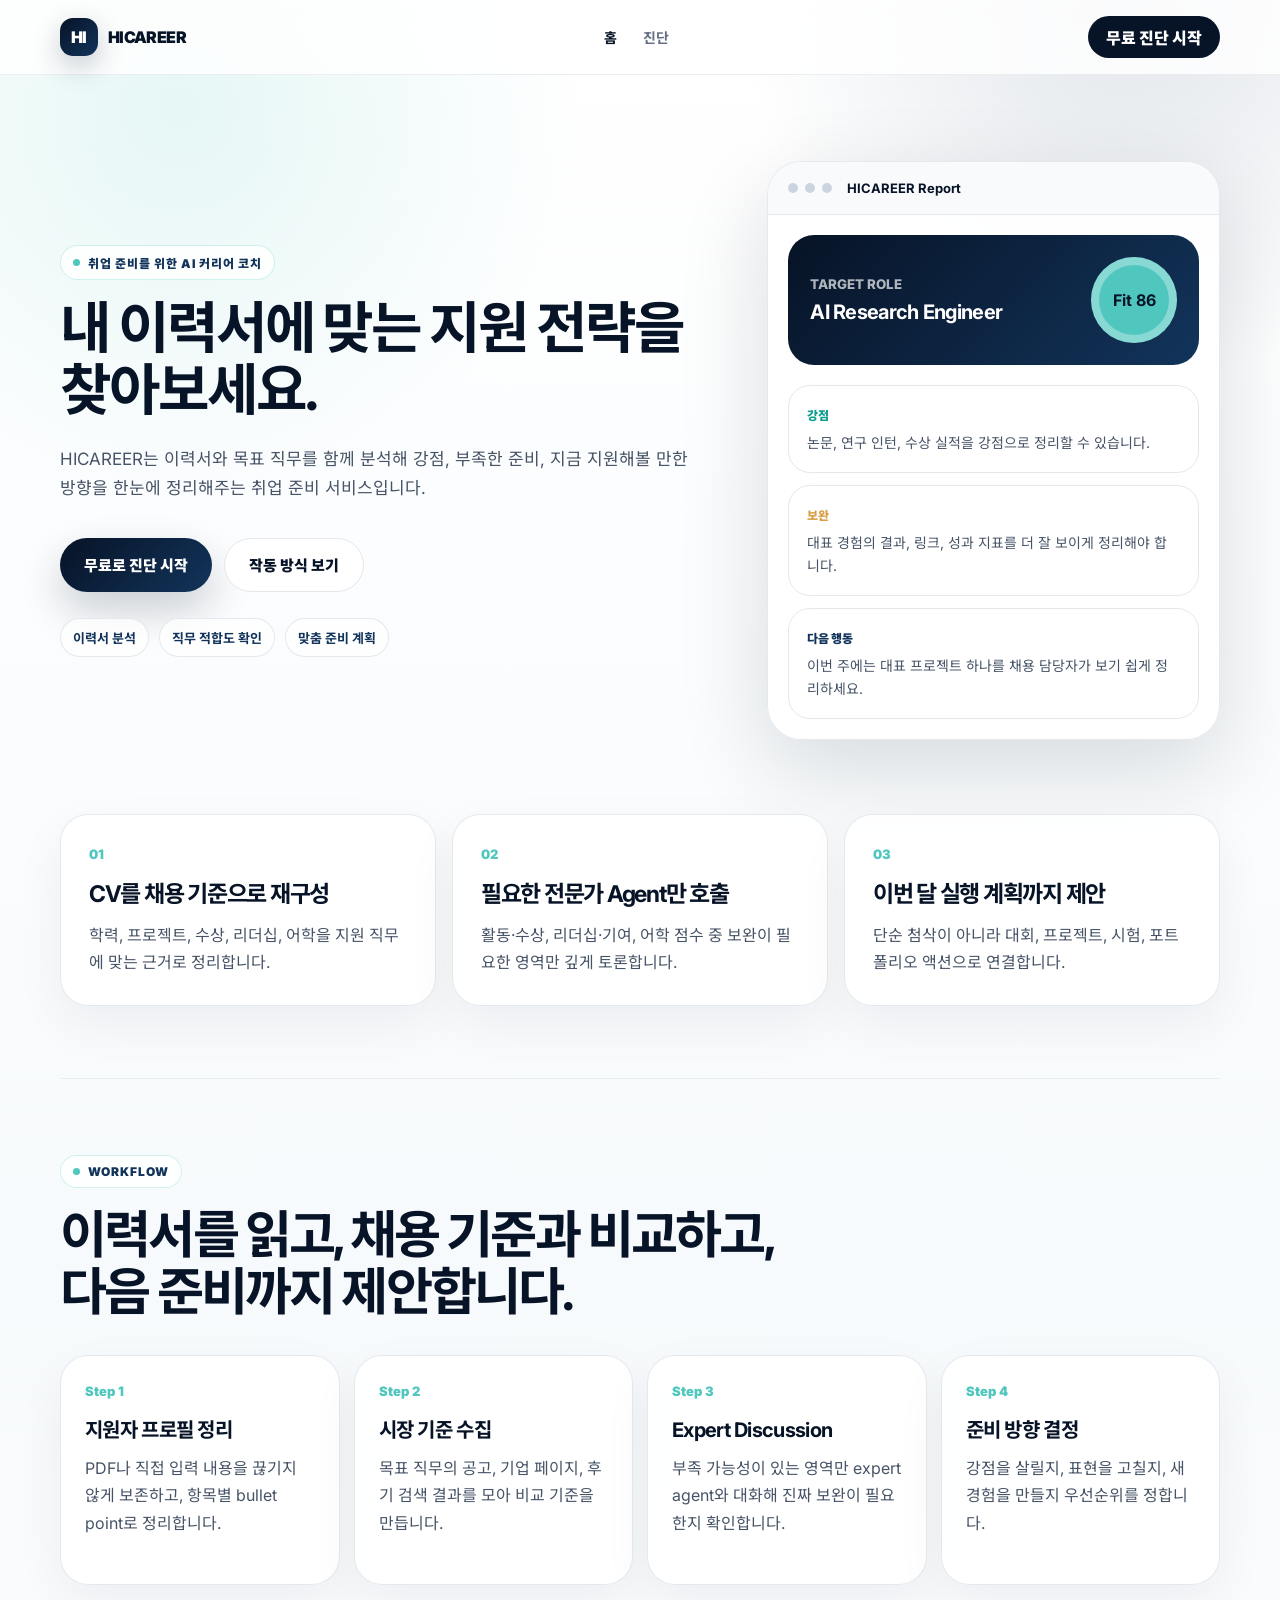
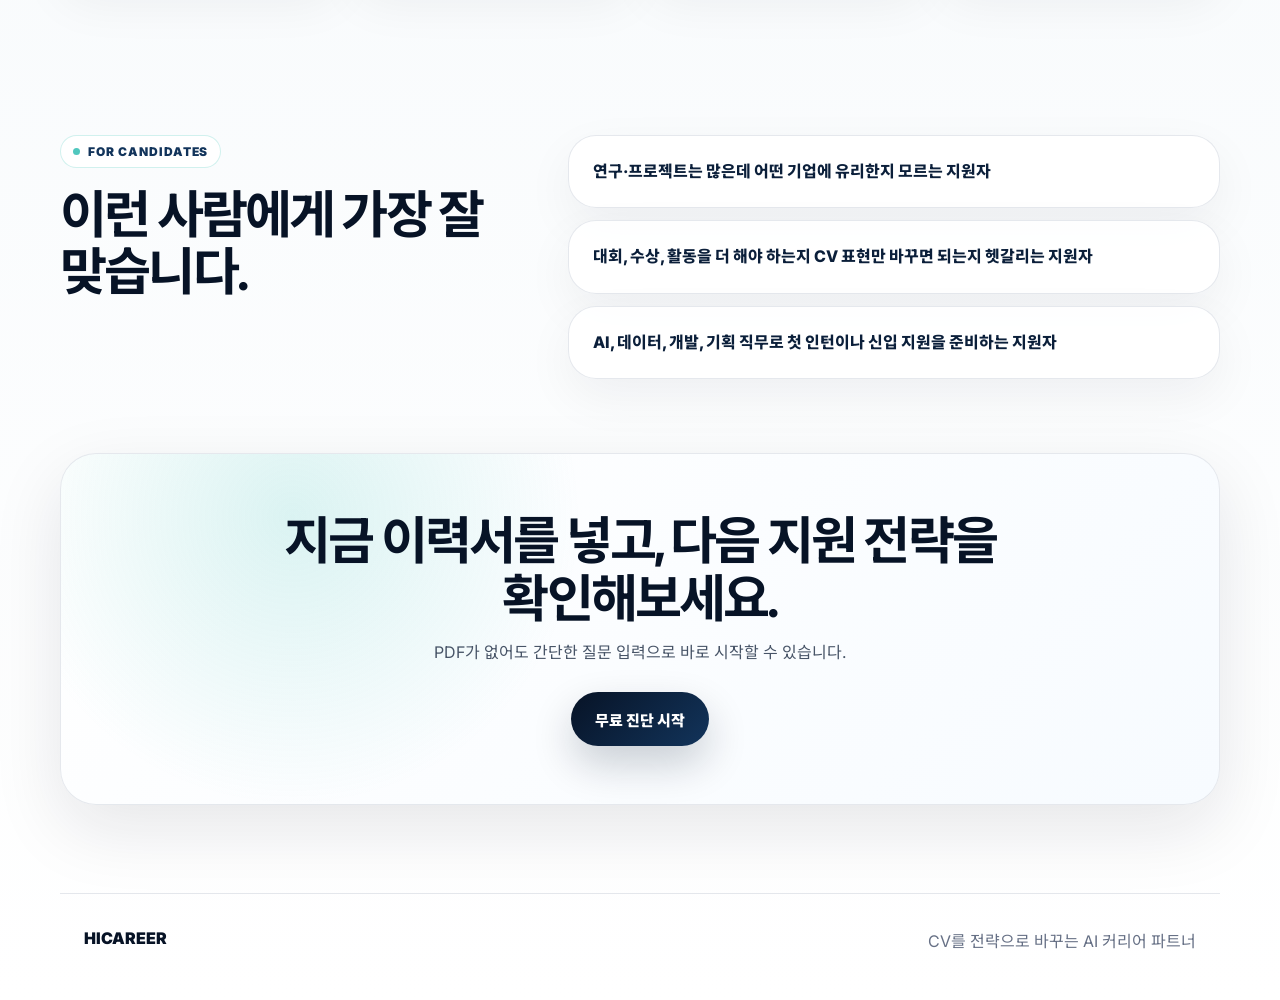
<file: index.html>
<!doctype html>
<html lang="ko">
  <head>
    <meta charset="UTF-8" />
    <meta name="viewport" content="width=device-width, initial-scale=1.0" />
    <meta name="description" content="HICAREER는 CV와 목표 직무를 분석해 합격 가능성을 높이는 다음 행동을 제안하는 AI 커리어 에이전트입니다." />
    <title>HICAREER | AI 커리어 에이전트</title>
    <link rel="preconnect" href="https://fonts.googleapis.com" />
    <link rel="preconnect" href="https://fonts.gstatic.com" crossorigin />
    <link href="https://fonts.googleapis.com/css2?family=Inter:wght@400;500;600;700;800&family=Noto+Sans+KR:wght@400;500;700;800&display=swap" rel="stylesheet" />
    <link rel="stylesheet" href="styles.css" />
  </head>
  <body class="home-page">
    <header class="site-header">
      <nav class="nav">
        <a class="brand" href="index.html"><span class="brand-mark">HI</span><span>HICAREER</span></a>
        <div class="nav-links">
          <a class="active" href="index.html">홈</a>
          <a href="diagnosis.html">진단</a>
        </div>
        <a class="nav-cta" href="diagnosis.html">무료 진단 시작</a>
      </nav>
    </header>

    <main>
      <section class="home-hero">
        <div class="home-hero-copy">
          <span class="home-kicker">취업 준비를 위한 AI 커리어 코치</span>
          <h1>내 이력서에 맞는 지원 전략을 찾아보세요.</h1>
          <p>
            HICAREER는 이력서와 목표 직무를 함께 분석해 강점, 부족한 준비, 지금 지원해볼 만한 방향을
            한눈에 정리해주는 취업 준비 서비스입니다.
          </p>
          <div class="home-actions">
            <a class="button primary" href="diagnosis.html">무료로 진단 시작</a>
            <a class="button secondary" href="#workflow">작동 방식 보기</a>
          </div>
          <div class="home-proof">
            <span>이력서 분석</span>
            <span>직무 적합도 확인</span>
            <span>맞춤 준비 계획</span>
          </div>
        </div>

        <div class="home-console" aria-label="HICAREER 분석 예시">
          <div class="console-header">
            <span></span><span></span><span></span>
            <strong>HICAREER Report</strong>
          </div>
          <div class="console-score">
            <div>
              <small>Target Role</small>
              <strong>AI Research Engineer</strong>
            </div>
            <b>Fit 86</b>
          </div>
          <div class="console-list">
            <article>
              <span class="ok">강점</span>
              <p>논문, 연구 인턴, 수상 실적을 강점으로 정리할 수 있습니다.</p>
            </article>
            <article>
              <span class="warn">보완</span>
              <p>대표 경험의 결과, 링크, 성과 지표를 더 잘 보이게 정리해야 합니다.</p>
            </article>
            <article>
              <span class="next">다음 행동</span>
              <p>이번 주에는 대표 프로젝트 하나를 채용 담당자가 보기 쉽게 정리하세요.</p>
            </article>
          </div>
        </div>
      </section>

      <section class="home-strip" aria-label="주요 기능">
        <article>
          <strong>01</strong>
          <h2>CV를 채용 기준으로 재구성</h2>
          <p>학력, 프로젝트, 수상, 리더십, 어학을 지원 직무에 맞는 근거로 정리합니다.</p>
        </article>
        <article>
          <strong>02</strong>
          <h2>필요한 전문가 Agent만 호출</h2>
          <p>활동·수상, 리더십·기여, 어학 점수 중 보완이 필요한 영역만 깊게 토론합니다.</p>
        </article>
        <article>
          <strong>03</strong>
          <h2>이번 달 실행 계획까지 제안</h2>
          <p>단순 첨삭이 아니라 대회, 프로젝트, 시험, 포트폴리오 액션으로 연결합니다.</p>
        </article>
      </section>

      <section class="home-workflow" id="workflow">
        <div class="home-section-title">
          <span class="home-kicker">Workflow</span>
          <h2>이력서를 읽고, 채용 기준과 비교하고, 다음 준비까지 제안합니다.</h2>
        </div>
        <div class="workflow-board">
          <article>
            <span>Step 1</span>
            <h3>지원자 프로필 정리</h3>
            <p>PDF나 직접 입력 내용을 끊기지 않게 보존하고, 항목별 bullet point로 정리합니다.</p>
          </article>
          <article>
            <span>Step 2</span>
            <h3>시장 기준 수집</h3>
            <p>목표 직무의 공고, 기업 페이지, 후기 검색 결과를 모아 비교 기준을 만듭니다.</p>
          </article>
          <article>
            <span>Step 3</span>
            <h3>Expert Discussion</h3>
            <p>부족 가능성이 있는 영역만 expert agent와 대화해 진짜 보완이 필요한지 확인합니다.</p>
          </article>
          <article>
            <span>Step 4</span>
            <h3>준비 방향 결정</h3>
            <p>강점을 살릴지, 표현을 고칠지, 새 경험을 만들지 우선순위를 정합니다.</p>
          </article>
        </div>
      </section>

      <section class="home-targets">
        <div>
          <span class="home-kicker">For Candidates</span>
          <h2>이런 사람에게 가장 잘 맞습니다.</h2>
        </div>
        <div class="target-grid">
          <p>연구·프로젝트는 많은데 어떤 기업에 유리한지 모르는 지원자</p>
          <p>대회, 수상, 활동을 더 해야 하는지 CV 표현만 바꾸면 되는지 헷갈리는 지원자</p>
          <p>AI, 데이터, 개발, 기획 직무로 첫 인턴이나 신입 지원을 준비하는 지원자</p>
        </div>
      </section>

      <section class="home-final-cta">
        <h2>지금 이력서를 넣고, 다음 지원 전략을 확인해보세요.</h2>
        <p>PDF가 없어도 간단한 질문 입력으로 바로 시작할 수 있습니다.</p>
        <a class="button primary" href="diagnosis.html">무료 진단 시작</a>
      </section>
    </main>

    <footer class="footer"><p>HICAREER</p><span>CV를 전략으로 바꾸는 AI 커리어 파트너</span></footer>
  </body>
</html>
</file>
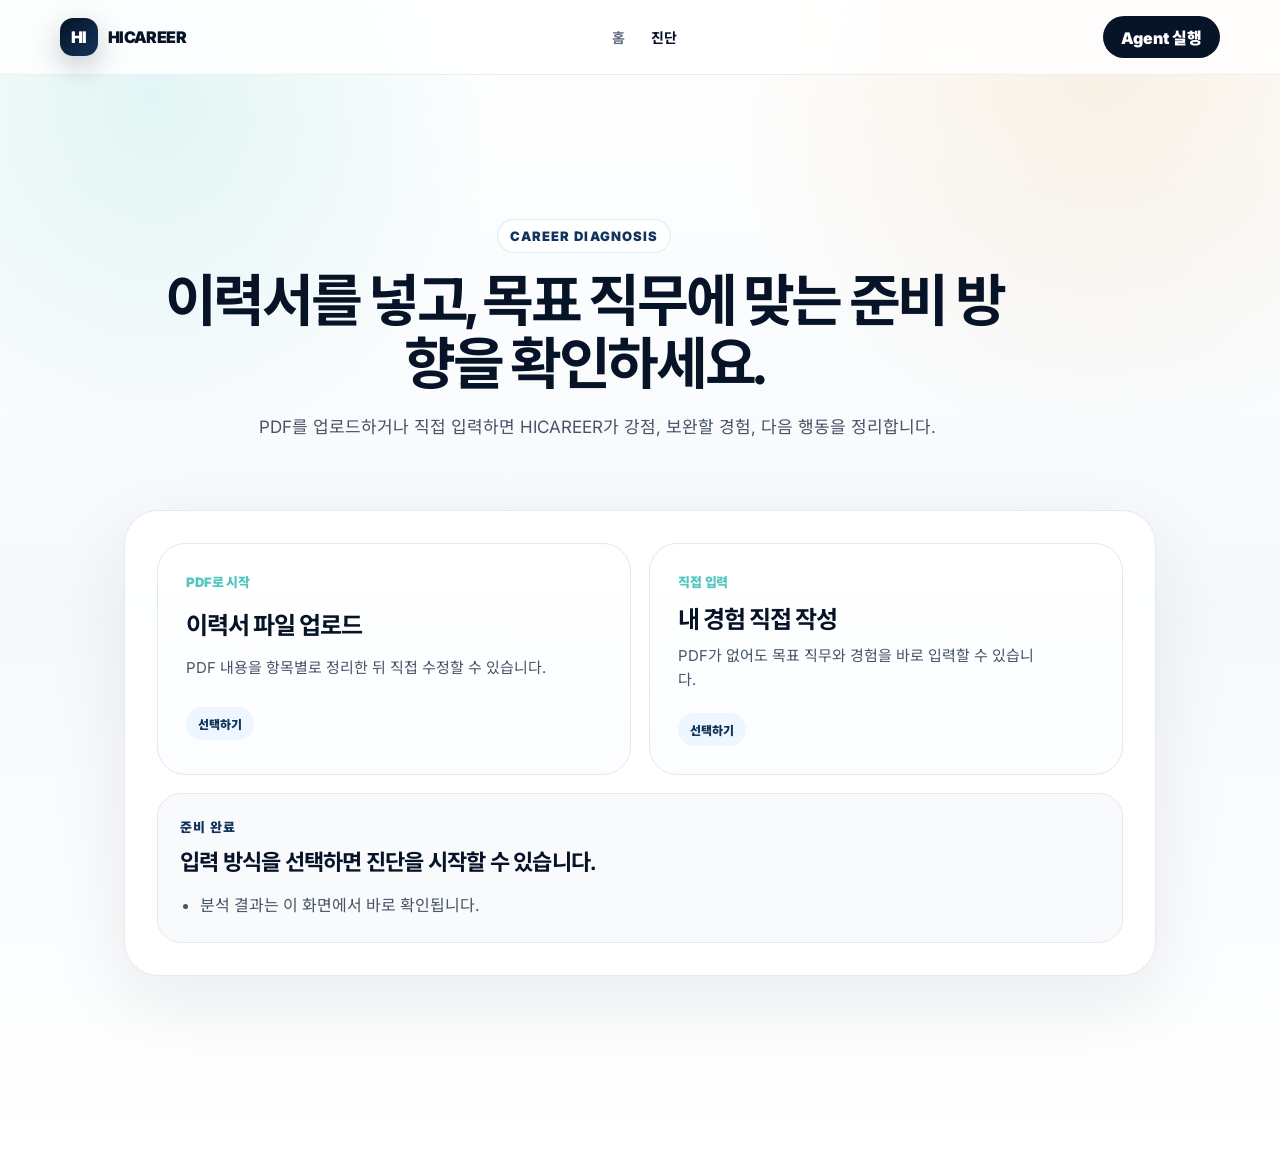
<file: diagnosis.html>
<!doctype html>
<html lang="ko">
  <head>
    <meta charset="UTF-8" />
    <meta name="viewport" content="width=device-width, initial-scale=1.0" />
    <title>진단 시작 | HICAREER</title>
    <link rel="preconnect" href="https://fonts.googleapis.com" />
    <link rel="preconnect" href="https://fonts.gstatic.com" crossorigin />
    <link href="https://fonts.googleapis.com/css2?family=Inter:wght@400;500;600;700;800&family=Noto+Sans+KR:wght@400;500;700;800&display=swap" rel="stylesheet" />
    <link rel="stylesheet" href="styles.css" />
  </head>
  <body>
    <header class="site-header">
      <nav class="nav">
        <a class="brand" href="index.html"><span class="brand-mark">HI</span><span>HICAREER</span></a>
        <div class="nav-links">
          <a href="index.html">홈</a><a class="active" href="diagnosis.html">진단</a>
        </div>
        <a class="nav-cta" href="diagnosis.html">Agent 실행</a>
      </nav>
    </header>

    <main class="page-shell">
      <section class="page-title">
        <span class="eyebrow">Career Diagnosis</span>
        <h1>이력서를 넣고, 목표 직무에 맞는 준비 방향을 확인하세요.</h1>
        <p>PDF를 업로드하거나 직접 입력하면 HICAREER가 강점, 보완할 경험, 다음 행동을 정리합니다.</p>
      </section>

      <section class="diagnosis-panel">
        <div class="choice-grid" id="choiceGrid">
          <button class="choice-card" id="hasPdfButton" type="button"><span>PDF로 시작</span><strong>이력서 파일 업로드</strong><small>PDF 내용을 항목별로 정리한 뒤 직접 수정할 수 있습니다.</small></button>
          <button class="choice-card" id="noPdfButton" type="button"><span>직접 입력</span><strong>내 경험 직접 작성</strong><small>PDF가 없어도 목표 직무와 경험을 바로 입력할 수 있습니다.</small></button>
        </div>

        <div class="input-mode" id="pdfMode">
          <div class="mode-header"><div><h3>이력서 파일 업로드</h3><p>먼저 이력서 내용을 정리한 뒤, 다음 화면에서 목표 직무를 입력합니다.</p></div><button class="text-button" id="backFromPdf" type="button">다른 방식 선택</button></div>
          <label class="upload-box" for="cvFile"><input id="cvFile" type="file" accept="application/pdf,.pdf" /><span class="upload-icon">PDF</span><strong id="fileName">이력서 또는 CV 파일을 올려주세요.</strong><small>파일을 선택하면 자동으로 내용을 정리합니다. 아래 진행 상태를 확인하세요.</small></label>
        </div>

        <div class="input-mode" id="manualMode">
          <section class="metadata-editor" id="metadataEditor" aria-label="CV metadata editor">
            <div class="editor-heading">
              <div><h3>이력서 내용 검토</h3></div>
              <p>정리된 내용을 확인하고, 빠진 경험이나 잘못된 표현을 수정하세요.</p>
            </div>
            <div class="metadata-sections" id="metadataSections"></div>
          </section>

          <section class="preferences-editor" id="preferencesEditor" aria-label="사용자 선호 입력">
            <div class="editor-heading">
              <div><h3>지원 목표 입력</h3></div>
              <p>목표 직무와 준비 기간을 알려주면 분석 기준이 더 선명해집니다.</p>
            </div>
            <div class="preference-grid">
              <label>희망 직무 <input id="preferenceRole" type="text" placeholder="예: 데이터 분석 인턴" /></label>
              <label>준비 기간 <input id="preferencePeriod" type="text" placeholder="예: 3개월" /></label>
              <label class="wide-field">추가로 알려주고 싶은 내용<textarea id="preferenceAdditional" placeholder="경험, 제약 조건, 관심 산업 등 Agent가 알아야 할 내용을 적어주세요."></textarea></label>
            </div>
          </section>
        </div>

        <button class="button primary full hidden" id="analyzeButton" type="button">내 이력서 진단하기</button>
        <div class="result-card" id="resultCard"><span class="result-label">준비 완료</span><h3>입력 방식을 선택하면 진단을 시작할 수 있습니다.</h3><ul><li>분석 결과는 이 화면에서 바로 확인됩니다.</li></ul></div>
      </section>
    </main>
    <script src="script.js?v=metadata-upload-fix"></script>
  </body>
</html>
</file>
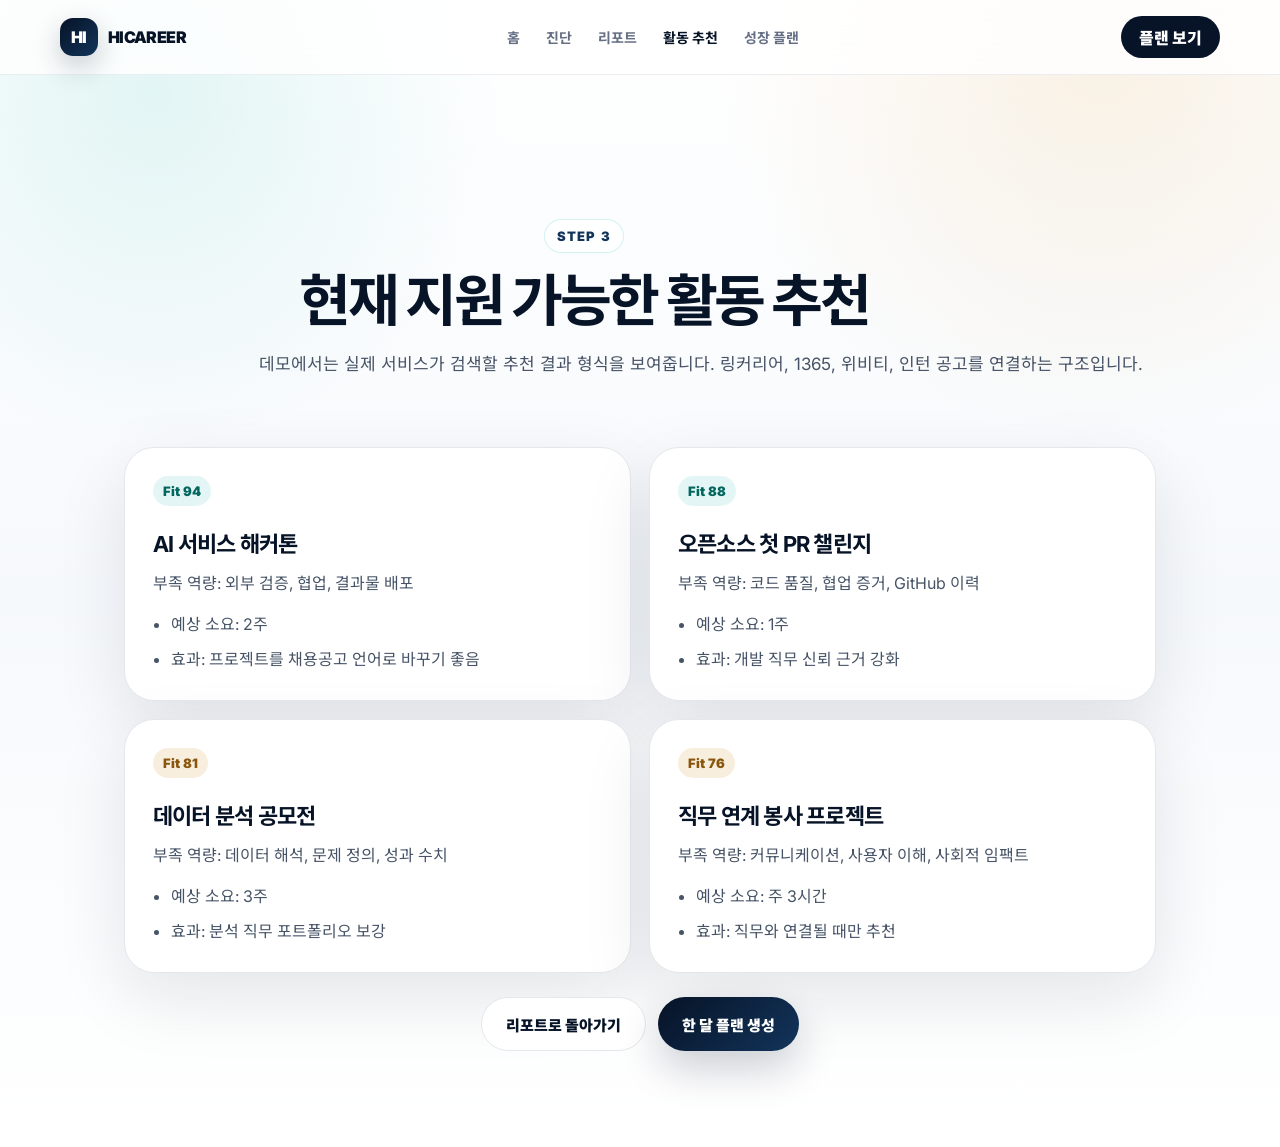
<file: opportunities.html>
<!doctype html>
<html lang="ko">
  <head>
    <meta charset="UTF-8" />
    <meta name="viewport" content="width=device-width, initial-scale=1.0" />
    <title>활동 추천 | HICAREER</title>
    <link rel="preconnect" href="https://fonts.googleapis.com" />
    <link rel="preconnect" href="https://fonts.gstatic.com" crossorigin />
    <link href="https://fonts.googleapis.com/css2?family=Inter:wght@400;500;600;700;800&family=Noto+Sans+KR:wght@400;500;700;800&display=swap" rel="stylesheet" />
    <link rel="stylesheet" href="styles.css" />
  </head>
  <body>
    <header class="site-header"><nav class="nav"><a class="brand" href="index.html"><span class="brand-mark">HI</span><span>HICAREER</span></a><div class="nav-links"><a href="index.html">홈</a><a href="diagnosis.html">진단</a><a href="report.html">리포트</a><a class="active" href="opportunities.html">활동 추천</a><a href="plan.html">성장 플랜</a></div><a class="nav-cta" href="plan.html">플랜 보기</a></nav></header>
    <main class="page-shell">
      <section class="page-title"><span class="eyebrow">Step 3</span><h1>현재 지원 가능한 활동 추천</h1><p>데모에서는 실제 서비스가 검색할 추천 결과 형식을 보여줍니다. 링커리어, 1365, 위비티, 인턴 공고를 연결하는 구조입니다.</p></section>
      <section class="opportunity-grid">
        <article class="opportunity-card"><span class="fit high">Fit 94</span><h3>AI 서비스 해커톤</h3><p>부족 역량: 외부 검증, 협업, 결과물 배포</p><ul><li>예상 소요: 2주</li><li>효과: 프로젝트를 채용공고 언어로 바꾸기 좋음</li></ul></article>
        <article class="opportunity-card"><span class="fit high">Fit 88</span><h3>오픈소스 첫 PR 챌린지</h3><p>부족 역량: 코드 품질, 협업 증거, GitHub 이력</p><ul><li>예상 소요: 1주</li><li>효과: 개발 직무 신뢰 근거 강화</li></ul></article>
        <article class="opportunity-card"><span class="fit mid">Fit 81</span><h3>데이터 분석 공모전</h3><p>부족 역량: 데이터 해석, 문제 정의, 성과 수치</p><ul><li>예상 소요: 3주</li><li>효과: 분석 직무 포트폴리오 보강</li></ul></article>
        <article class="opportunity-card"><span class="fit mid">Fit 76</span><h3>직무 연계 봉사 프로젝트</h3><p>부족 역량: 커뮤니케이션, 사용자 이해, 사회적 임팩트</p><ul><li>예상 소요: 주 3시간</li><li>효과: 직무와 연결될 때만 추천</li></ul></article>
      </section>
      <div class="next-actions"><a class="button secondary" href="report.html">리포트로 돌아가기</a><a class="button primary" href="plan.html">한 달 플랜 생성</a></div>
    </main>
  </body>
</html>
</file>
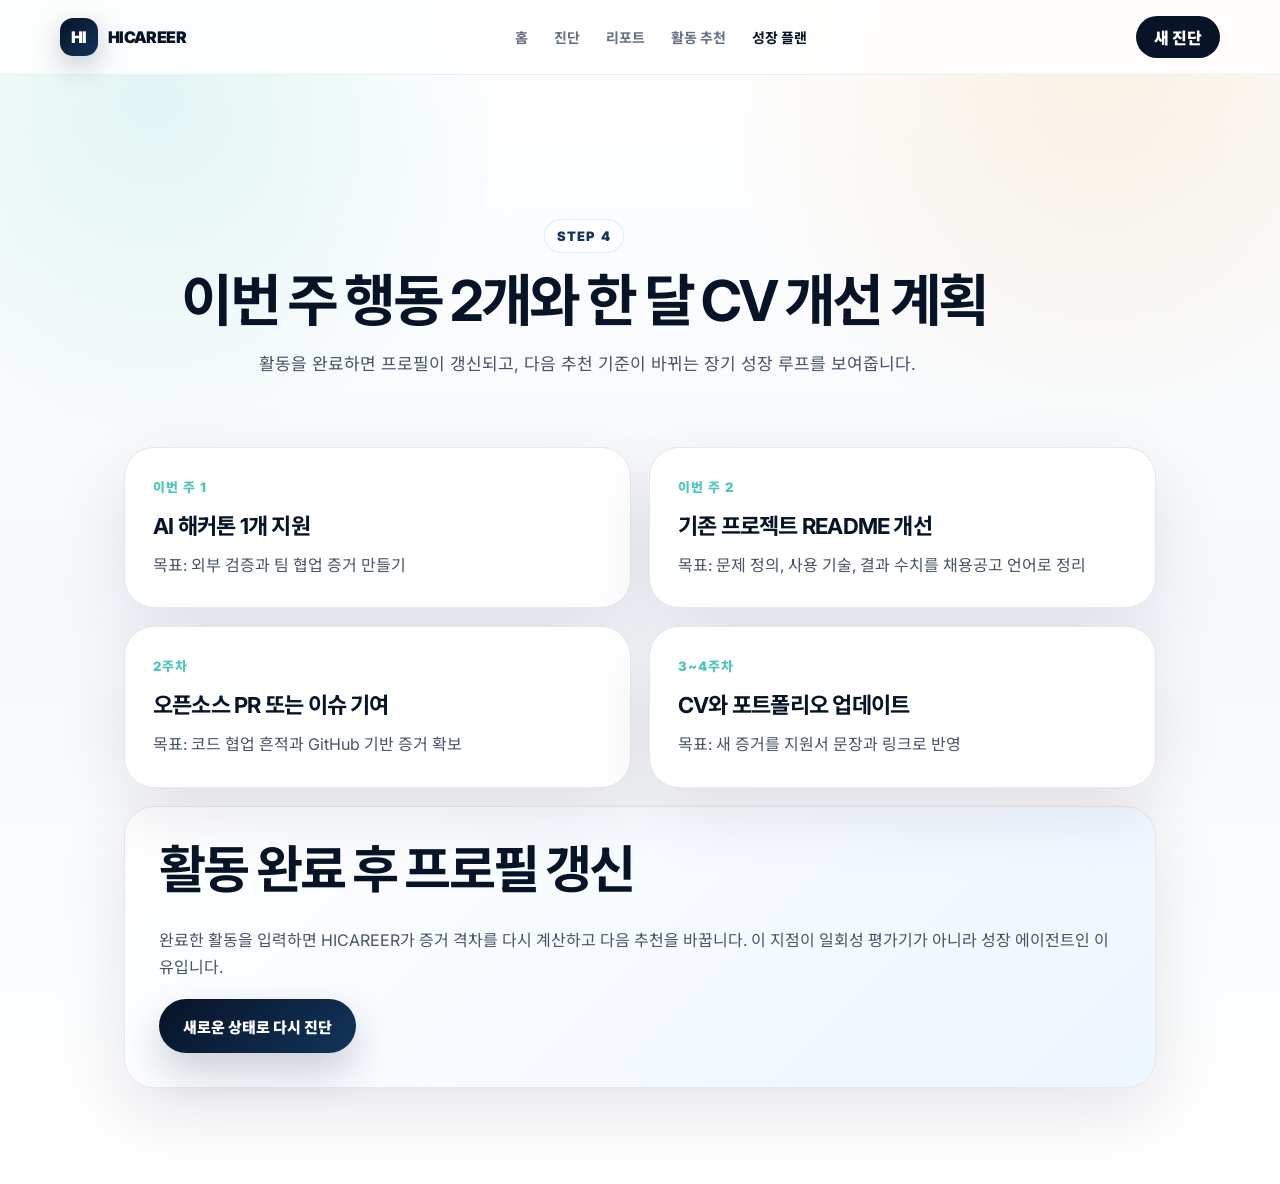
<file: plan.html>
<!doctype html>
<html lang="ko">
  <head>
    <meta charset="UTF-8" />
    <meta name="viewport" content="width=device-width, initial-scale=1.0" />
    <title>성장 플랜 | HICAREER</title>
    <link rel="preconnect" href="https://fonts.googleapis.com" />
    <link rel="preconnect" href="https://fonts.gstatic.com" crossorigin />
    <link href="https://fonts.googleapis.com/css2?family=Inter:wght@400;500;600;700;800&family=Noto+Sans+KR:wght@400;500;700;800&display=swap" rel="stylesheet" />
    <link rel="stylesheet" href="styles.css" />
  </head>
  <body>
    <header class="site-header"><nav class="nav"><a class="brand" href="index.html"><span class="brand-mark">HI</span><span>HICAREER</span></a><div class="nav-links"><a href="index.html">홈</a><a href="diagnosis.html">진단</a><a href="report.html">리포트</a><a href="opportunities.html">활동 추천</a><a class="active" href="plan.html">성장 플랜</a></div><a class="nav-cta" href="diagnosis.html">새 진단</a></nav></header>
    <main class="page-shell">
      <section class="page-title"><span class="eyebrow">Step 4</span><h1>이번 주 행동 2개와 한 달 CV 개선 계획</h1><p>활동을 완료하면 프로필이 갱신되고, 다음 추천 기준이 바뀌는 장기 성장 루프를 보여줍니다.</p></section>
      <section class="plan-board">
        <article><span>이번 주 1</span><h3>AI 해커톤 1개 지원</h3><p>목표: 외부 검증과 팀 협업 증거 만들기</p></article>
        <article><span>이번 주 2</span><h3>기존 프로젝트 README 개선</h3><p>목표: 문제 정의, 사용 기술, 결과 수치를 채용공고 언어로 정리</p></article>
        <article><span>2주차</span><h3>오픈소스 PR 또는 이슈 기여</h3><p>목표: 코드 협업 흔적과 GitHub 기반 증거 확보</p></article>
        <article><span>3~4주차</span><h3>CV와 포트폴리오 업데이트</h3><p>목표: 새 증거를 지원서 문장과 링크로 반영</p></article>
      </section>
      <section class="completion-card"><h2>활동 완료 후 프로필 갱신</h2><p>완료한 활동을 입력하면 HICAREER가 증거 격차를 다시 계산하고 다음 추천을 바꿉니다. 이 지점이 일회성 평가기가 아니라 성장 에이전트인 이유입니다.</p><a class="button primary" href="diagnosis.html">새로운 상태로 다시 진단</a></section>
    </main>
  </body>
</html>
</file>
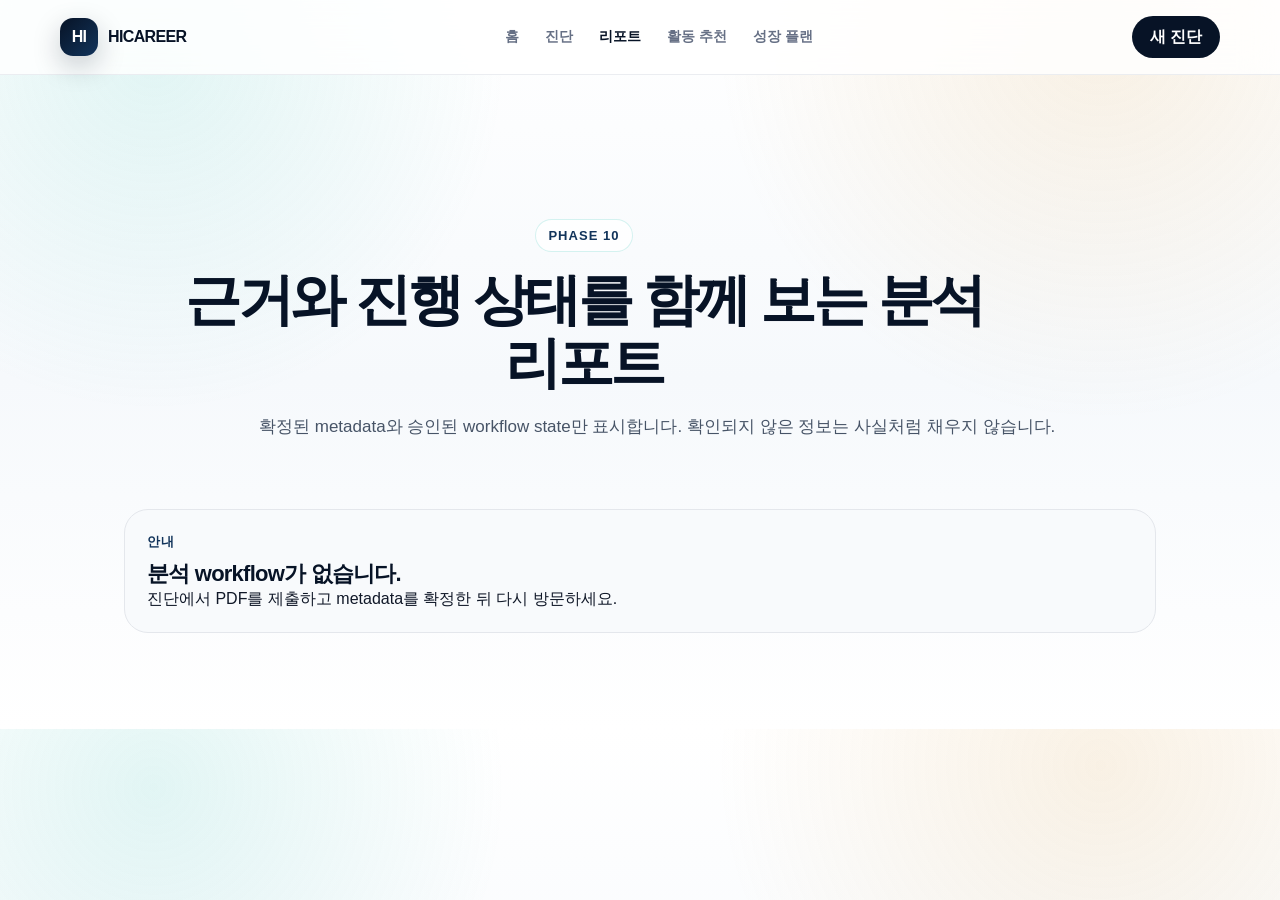
<file: report.html>
<!doctype html>
<html lang="ko">
  <head>
    <meta charset="UTF-8" />
    <meta name="viewport" content="width=device-width, initial-scale=1.0" />
    <title>분석 리포트 | HICAREER</title>
    <link rel="stylesheet" href="styles.css" />
  </head>
  <body>
    <header class="site-header"><nav class="nav"><a class="brand" href="index.html"><span class="brand-mark">HI</span><span>HICAREER</span></a><div class="nav-links"><a href="index.html">홈</a><a href="diagnosis.html">진단</a><a class="active" href="report.html">리포트</a><a href="opportunities.html">활동 추천</a><a href="plan.html">성장 플랜</a></div><a class="nav-cta" href="diagnosis.html">새 진단</a></nav></header>
    <main class="page-shell" id="reportRoot">
      <section class="page-title"><span class="eyebrow">Phase 10</span><h1>근거와 진행 상태를 함께 보는 분석 리포트</h1><p>확정된 metadata와 승인된 workflow state만 표시합니다. 확인되지 않은 정보는 사실처럼 채우지 않습니다.</p></section>
      <div id="reportStatus" class="result-card"><span class="result-label">상태</span><h3>리포트를 불러오는 중입니다.</h3><p>workflow 결과를 확인하고 있습니다.</p></div>
      <div id="reportContent" class="report-content hidden"></div>
    </main>
    <script src="report.js"></script>
  </body>
</html>
</file>
<file: styles.css>
:root {
  --navy-950: #071326;
  --navy-900: #0b1f3a;
  --navy-800: #12345b;
  --blue-50: #eef6ff;
  --blue-100: #dceeff;
  --aqua: #50c7be;
  --gold: #d99f45;
  --rose: #f06f61;
  --ink: #101828;
  --body: #475467;
  --muted: #667085;
  --line: #e4e7ec;
  --surface: #ffffff;
  --soft: #f8fafc;
  --shadow: 0 24px 70px rgba(16, 24, 40, 0.1);
}

* {
  box-sizing: border-box;
}

html {
  scroll-behavior: smooth;
}

body {
  margin: 0;
  color: var(--ink);
  font-family: "Inter", "Noto Sans KR", sans-serif;
  background:
    radial-gradient(circle at 12% 8%, rgba(80, 199, 190, 0.16), transparent 22rem),
    radial-gradient(circle at 86% 5%, rgba(217, 159, 69, 0.14), transparent 24rem),
    linear-gradient(180deg, #ffffff 0%, #f6f9fc 52%, #ffffff 100%);
}

a {
  color: inherit;
  text-decoration: none;
}

button,
input,
textarea {
  font: inherit;
}

.site-header {
  position: sticky;
  top: 0;
  z-index: 10;
  padding: 16px 24px;
  background: rgba(255, 255, 255, 0.82);
  backdrop-filter: blur(18px);
  border-bottom: 1px solid rgba(228, 231, 236, 0.75);
}

.nav {
  display: flex;
  align-items: center;
  justify-content: space-between;
  max-width: 1160px;
  margin: 0 auto;
}

.brand,
.nav-links {
  display: flex;
  align-items: center;
}

.brand {
  gap: 10px;
  color: var(--navy-950);
  font-weight: 900;
  letter-spacing: -0.04em;
}

.brand-mark {
  display: grid;
  place-items: center;
  width: 38px;
  height: 38px;
  border-radius: 13px;
  color: #ffffff;
  background: linear-gradient(135deg, var(--navy-950), var(--navy-800));
  box-shadow: 0 10px 28px rgba(7, 19, 38, 0.22);
}

.nav-links {
  gap: 26px;
  color: var(--muted);
  font-size: 14px;
  font-weight: 700;
}

.nav-cta,
.button {
  display: inline-flex;
  align-items: center;
  justify-content: center;
  border: 0;
  border-radius: 999px;
  cursor: pointer;
  font-weight: 900;
}

.nav-cta {
  min-height: 42px;
  padding: 0 18px;
  color: #ffffff;
  background: var(--navy-950);
}

.page-section {
  max-width: 1160px;
  margin: 0 auto;
  padding: 88px 24px;
}

.hero {
  display: grid;
  justify-items: center;
  min-height: calc(100vh - 75px);
  align-content: center;
  text-align: center;
}

.hero-badge,
.eyebrow,
.step-label,
.result-label {
  display: inline-flex;
  width: fit-content;
  color: var(--navy-800);
  font-size: 13px;
  font-weight: 900;
  letter-spacing: 0.08em;
  text-transform: uppercase;
}

.hero-badge {
  margin-bottom: 22px;
  padding: 9px 14px;
  border: 1px solid var(--blue-100);
  border-radius: 999px;
  background: var(--blue-50);
}

h1,
h2,
h3,
p {
  margin: 0;
}

h1 {
  max-width: 930px;
  color: var(--navy-950);
  font-size: clamp(44px, 7vw, 84px);
  line-height: 1.02;
  letter-spacing: -0.075em;
}

h2 {
  color: var(--navy-950);
  font-size: clamp(30px, 4vw, 52px);
  line-height: 1.1;
  letter-spacing: -0.055em;
}

h3 {
  color: var(--navy-950);
  font-size: 22px;
  letter-spacing: -0.035em;
}

.hero > p,
.section-heading p,
.panel-copy {
  max-width: 780px;
  margin-top: 22px;
  color: var(--body);
  font-size: 18px;
  line-height: 1.75;
}

.hero-actions {
  display: flex;
  flex-wrap: wrap;
  justify-content: center;
  gap: 12px;
  margin-top: 32px;
}

.button {
  min-height: 54px;
  padding: 0 24px;
  font-size: 15px;
}

.button.primary {
  color: #ffffff;
  background: linear-gradient(135deg, var(--navy-950), var(--navy-800));
  box-shadow: 0 18px 42px rgba(7, 19, 38, 0.2);
}

.button.secondary {
  color: var(--navy-950);
  border: 1px solid var(--line);
  background: #ffffff;
}

.button.full {
  width: 100%;
  margin-top: 20px;
}

.hero-panel {
  display: grid;
  grid-template-columns: repeat(5, 1fr);
  gap: 10px;
  width: 100%;
  margin-top: 54px;
  padding: 14px;
  border: 1px solid var(--line);
  border-radius: 30px;
  background: rgba(255, 255, 255, 0.72);
  box-shadow: var(--shadow);
}

.hero-panel div {
  display: grid;
  gap: 10px;
  min-height: 120px;
  align-content: center;
  padding: 18px;
  border-radius: 22px;
  background: var(--soft);
}

.hero-panel strong {
  color: var(--aqua);
  font-size: 14px;
}

.hero-panel span {
  color: var(--navy-950);
  font-weight: 800;
}

.section-heading.center {
  display: grid;
  justify-items: center;
  margin: 0 auto 34px;
  text-align: center;
}

.stacked-cards {
  display: grid;
  gap: 18px;
}

.wide-card,
.flow-list article,
.diagnosis-panel,
.growth-grid article {
  border: 1px solid var(--line);
  border-radius: 30px;
  background: var(--surface);
  box-shadow: var(--shadow);
}

.wide-card {
  padding: 34px;
}

.wide-card span {
  display: inline-flex;
  margin-bottom: 14px;
  font-weight: 900;
}

.positive-card span {
  color: var(--aqua);
}

.caution-card span {
  color: var(--rose);
}

.wide-card p,
.flow-list p,
.growth-grid p,
.result-card li,
.upload-box small {
  color: var(--body);
  line-height: 1.7;
}

.wide-card p,
.flow-list p,
.growth-grid p {
  margin-top: 12px;
}

.flow-list {
  display: grid;
  gap: 16px;
}

.flow-list article {
  display: grid;
  grid-template-columns: 70px 220px 1fr;
  gap: 22px;
  align-items: center;
  padding: 24px;
}

.flow-list strong {
  display: grid;
  place-items: center;
  width: 52px;
  height: 52px;
  border-radius: 18px;
  color: #ffffff;
  background: var(--navy-950);
}

.demo-section {
  max-width: 980px;
}

.diagnosis-panel {
  padding: 28px;
}

.choice-grid {
  display: grid;
  grid-template-columns: repeat(2, 1fr);
  gap: 14px;
  margin-top: 24px;
}

.choice-card {
  display: grid;
  gap: 9px;
  min-height: 170px;
  padding: 24px;
  border: 1px solid var(--line);
  border-radius: 24px;
  text-align: left;
  cursor: pointer;
  background: #ffffff;
  transition: transform 160ms ease, border-color 160ms ease, box-shadow 160ms ease;
}

.choice-card:hover,
.choice-card.active {
  transform: translateY(-3px);
  border-color: rgba(80, 199, 190, 0.65);
  box-shadow: 0 18px 44px rgba(16, 24, 40, 0.12);
}

.choice-card span {
  color: var(--aqua);
  font-size: 13px;
  font-weight: 900;
}

.choice-card strong {
  color: var(--navy-950);
  font-size: 20px;
}

.choice-card small {
  color: var(--body);
  line-height: 1.6;
}

.input-mode {
  display: none;
  margin-top: 26px;
  padding-top: 26px;
  border-top: 1px solid var(--line);
}

.input-mode.active {
  display: block;
}

.mode-header {
  display: flex;
  align-items: start;
  justify-content: space-between;
  gap: 18px;
  margin-bottom: 18px;
}

.text-button {
  border: 0;
  color: var(--navy-800);
  cursor: pointer;
  font-weight: 900;
  background: transparent;
}

.upload-box {
  display: grid;
  place-items: center;
  gap: 10px;
  min-height: 230px;
  padding: 28px;
  border: 1px dashed rgba(18, 52, 91, 0.35);
  border-radius: 28px;
  text-align: center;
  cursor: pointer;
  background: linear-gradient(180deg, var(--soft), #ffffff);
}

.upload-box input {
  position: absolute;
  width: 1px;
  height: 1px;
  opacity: 0;
  pointer-events: none;
}

.upload-icon {
  display: grid;
  place-items: center;
  width: 70px;
  height: 86px;
  border-radius: 18px;
  color: #ffffff;
  font-weight: 900;
  background: linear-gradient(135deg, var(--navy-950), var(--navy-800));
}

label {
  display: block;
  color: var(--navy-950);
  font-weight: 900;
}

input,
textarea {
  width: 100%;
  margin-top: 8px;
  border: 1px solid var(--line);
  border-radius: 18px;
  outline: none;
  color: var(--ink);
  background: #ffffff;
}

input {
  min-height: 52px;
  padding: 0 16px;
}

textarea {
  min-height: 112px;
  resize: vertical;
  padding: 16px;
  line-height: 1.65;
}

input:focus,
textarea:focus {
  border-color: rgba(80, 199, 190, 0.8);
  box-shadow: 0 0 0 4px rgba(80, 199, 190, 0.13);
}

.question-grid {
  display: grid;
  gap: 14px;
}

.result-card {
  margin-top: 18px;
  padding: 22px;
  border: 1px solid var(--line);
  border-radius: 24px;
  background: var(--soft);
}

.result-card h3 {
  margin-top: 8px;
}

.result-card ul {
  display: grid;
  gap: 10px;
  margin: 16px 0 0;
  padding-left: 20px;
}

.result-card strong {
  color: var(--navy-950);
}

.growth-grid {
  display: grid;
  grid-template-columns: repeat(3, 1fr);
  gap: 18px;
}

.growth-grid article {
  padding: 28px;
}

.footer {
  display: flex;
  justify-content: space-between;
  max-width: 1160px;
  margin: 0 auto;
  padding: 34px 24px 48px;
  color: var(--muted);
  border-top: 1px solid var(--line);
}

.footer p {
  color: var(--navy-950);
  font-weight: 900;
}

@media (max-width: 900px) {
  .nav-links {
    display: none;
  }

  .hero-panel,
  .choice-grid,
  .growth-grid {
    grid-template-columns: 1fr;
  }

  .flow-list article {
    grid-template-columns: 1fr;
  }
}

@media (max-width: 560px) {
  .site-header {
    padding: 12px 14px;
  }

  .nav-cta {
    display: none;
  }

  .page-section {
    padding: 62px 18px;
  }

  h1 {
    font-size: 42px;
  }

  .mode-header,
  .footer {
    display: grid;
    gap: 10px;
  }
}

.page-shell {
  max-width: 1080px;
  margin: 0 auto;
  padding: 72px 24px 96px;
}

.page-title {
  display: grid;
  justify-items: center;
  margin-bottom: 34px;
  text-align: center;
}

.page-title h1 {
  max-width: 850px;
  margin-top: 12px;
  font-size: clamp(38px, 6vw, 66px);
}

.page-title p {
  max-width: 760px;
  margin-top: 18px;
  color: var(--body);
  font-size: 18px;
  line-height: 1.75;
}

.compact-section {
  padding-top: 24px;
}

.nav-links a.active {
  color: var(--navy-950);
}

.report-grid,
.opportunity-grid,
.plan-board {
  display: grid;
  gap: 18px;
}

.report-grid {
  grid-template-columns: repeat(2, 1fr);
  margin-bottom: 18px;
}

.metric-card,
.opportunity-card,
.plan-board article,
.completion-card {
  border: 1px solid var(--line);
  border-radius: 30px;
  background: var(--surface);
  box-shadow: var(--shadow);
}

.metric-card {
  padding: 30px;
}

.metric-card span,
.plan-board span {
  color: var(--aqua);
  font-size: 13px;
  font-weight: 900;
  letter-spacing: 0.08em;
  text-transform: uppercase;
}

.metric-card strong {
  display: block;
  margin-top: 10px;
  color: var(--navy-950);
  font-size: 46px;
  letter-spacing: -0.06em;
}

.metric-card p,
.opportunity-card p,
.plan-board p,
.completion-card p {
  margin-top: 12px;
  color: var(--body);
  line-height: 1.7;
}

.opportunity-grid {
  grid-template-columns: repeat(2, 1fr);
}

.opportunity-card {
  padding: 28px;
}

.fit {
  display: inline-flex;
  margin-bottom: 20px;
  padding: 7px 10px;
  border-radius: 999px;
  font-size: 13px;
  font-weight: 900;
}

.fit.high {
  color: #03665f;
  background: rgba(80, 199, 190, 0.16);
}

.fit.mid {
  color: #8a560d;
  background: rgba(217, 159, 69, 0.18);
}

.opportunity-card ul {
  display: grid;
  gap: 8px;
  margin: 14px 0 0;
  padding-left: 18px;
  color: var(--body);
  line-height: 1.65;
}

.plan-board {
  grid-template-columns: repeat(2, 1fr);
}

.plan-board article {
  padding: 28px;
}

.plan-board h3 {
  margin-top: 12px;
}

.completion-card {
  display: grid;
  justify-items: start;
  gap: 18px;
  margin-top: 18px;
  padding: 34px;
  background: linear-gradient(135deg, #ffffff, var(--blue-50));
}

.next-actions {
  display: flex;
  flex-wrap: wrap;
  justify-content: center;
  gap: 12px;
  margin-top: 24px;
}

@media (max-width: 900px) {
  .report-grid,
  .opportunity-grid,
  .plan-board {
    grid-template-columns: 1fr;
  }
}

.section-heading.between {
  display: flex;
  align-items: end;
  justify-content: space-between;
  gap: 24px;
  margin-bottom: 24px;
}

.section-heading.between p {
  max-width: 680px;
}

.jobs-section {
  padding-top: 40px;
}

.job-toolbar {
  display: flex;
  flex-wrap: wrap;
  gap: 10px;
  margin-bottom: 18px;
}

.job-filter {
  min-height: 40px;
  padding: 0 15px;
  border: 1px solid var(--line);
  border-radius: 999px;
  color: var(--body);
  cursor: pointer;
  font-weight: 800;
  background: #ffffff;
}

.job-filter.active {
  color: #ffffff;
  border-color: var(--navy-950);
  background: var(--navy-950);
}

.jobs-grid {
  display: grid;
  grid-template-columns: repeat(3, 1fr);
  gap: 16px;
}

.job-card {
  display: grid;
  gap: 12px;
  min-height: 300px;
  padding: 24px;
  border: 1px solid var(--line);
  border-radius: 28px;
  background: #ffffff;
  box-shadow: var(--shadow);
}

.job-card-top {
  display: flex;
  align-items: center;
  justify-content: space-between;
  gap: 12px;
}

.deadline {
  color: var(--rose);
  font-size: 13px;
  font-weight: 900;
}

.company {
  color: var(--navy-950);
  font-weight: 800;
}

.job-meta,
.job-reason {
  color: var(--body);
  line-height: 1.65;
}

.skill-row {
  display: flex;
  flex-wrap: wrap;
  gap: 8px;
}

.skill-row span {
  padding: 7px 10px;
  border-radius: 999px;
  color: var(--navy-800);
  font-size: 13px;
  font-weight: 800;
  background: var(--blue-50);
}

.job-card a {
  align-self: end;
  color: var(--navy-800);
  font-weight: 900;
}

.job-card.skeleton {
  min-height: 300px;
  background:
    linear-gradient(90deg, transparent, rgba(255, 255, 255, 0.7), transparent),
    linear-gradient(var(--soft), var(--soft));
  background-size: 220px 100%, 100% 100%;
  background-position: -220px 0, 0 0;
  animation: loading 1.2s infinite;
}

@keyframes loading {
  to {
    background-position: calc(100% + 220px) 0, 0 0;
  }
}

@media (max-width: 900px) {
  .section-heading.between {
    display: grid;
    align-items: start;
  }

  .jobs-grid {
    grid-template-columns: 1fr;
  }
}


.job-source {
  width: fit-content;
  padding: 6px 9px;
  border-radius: 999px;
  color: var(--navy-800);
  font-size: 12px;
  font-weight: 800;
  background: var(--blue-50);
}

.job-search-panel {
  display: grid;
  gap: 10px;
  margin-bottom: 18px;
  padding: 18px;
  border: 1px solid var(--line);
  border-radius: 26px;
  background: #ffffff;
  box-shadow: 0 14px 40px rgba(16, 24, 40, 0.07);
}

.job-search-panel label {
  margin: 0;
}

.job-search-box {
  display: grid;
  grid-template-columns: 1fr auto;
  gap: 10px;
}

.job-search-box input {
  margin-top: 0;
}

.job-search-panel p {
  color: var(--body);
  font-size: 14px;
  line-height: 1.6;
}

.jobs-grid.live-scroll {
  max-height: 720px;
  overflow-y: auto;
  padding: 4px 8px 8px 0;
  scroll-behavior: smooth;
}

.jobs-grid.live-scroll::-webkit-scrollbar {
  width: 10px;
}

.jobs-grid.live-scroll::-webkit-scrollbar-thumb {
  border-radius: 999px;
  background: var(--blue-100);
}

.empty-card {
  grid-column: 1 / -1;
  padding: 32px;
  border: 1px solid var(--line);
  border-radius: 28px;
  text-align: center;
  background: #ffffff;
  box-shadow: var(--shadow);
}

.empty-card p {
  margin-top: 10px;
  color: var(--body);
}

@media (max-width: 560px) {
  .job-search-box {
    grid-template-columns: 1fr;
  }
}

.role-field {
  margin-bottom: 14px;
}

.analysis-loading {
  display: flex;
  gap: 8px;
  margin-top: 18px;
}

.analysis-loading span {
  width: 10px;
  height: 10px;
  border-radius: 999px;
  background: var(--aqua);
  animation: pulse 900ms infinite ease-in-out;
}

.analysis-loading span:nth-child(2) {
  animation-delay: 120ms;
}

.analysis-loading span:nth-child(3) {
  animation-delay: 240ms;
}

@keyframes pulse {
  0%, 100% {
    opacity: 0.28;
    transform: translateY(0);
  }

  50% {
    opacity: 1;
    transform: translateY(-4px);
  }
}

.summary-grid {
  display: grid;
  grid-template-columns: repeat(3, 1fr);
  gap: 10px;
  margin-top: 18px;
}

.summary-grid div {
  display: grid;
  gap: 4px;
  padding: 16px;
  border: 1px solid var(--line);
  border-radius: 18px;
  background: #ffffff;
}

.summary-grid strong {
  color: var(--navy-950);
  font-size: 26px;
}

.summary-grid span {
  color: var(--body);
  font-size: 13px;
  font-weight: 800;
}

.analysis-block {
  margin-top: 18px;
}

.analysis-block h4,
.ranked-job-card h4 {
  margin: 0;
  color: var(--navy-950);
  font-size: 18px;
}

.ranked-jobs {
  display: grid;
  gap: 14px;
  margin-top: 20px;
}

.ranked-job-card {
  display: grid;
  gap: 10px;
  padding: 20px;
  border: 1px solid var(--line);
  border-radius: 22px;
  background: #ffffff;
}

.fit-list {
  display: grid;
  gap: 7px;
  margin: 6px 0 0;
  padding-left: 18px;
  color: var(--body);
  line-height: 1.6;
}

.gap-copy {
  color: var(--body);
  line-height: 1.65;
}

.gap-copy strong {
  color: var(--navy-950);
}

button:disabled {
  cursor: wait;
  opacity: 0.72;
}

@media (max-width: 560px) {
  .summary-grid {
    grid-template-columns: 1fr;
  }
}

.extract-meta {
  margin-top: 12px;
  color: var(--muted);
  font-size: 13px;
  font-weight: 800;
}

.agent-section {
  display: grid;
  gap: 18px;
  margin-top: 22px;
  padding-top: 22px;
  border-top: 1px solid var(--line);
}

.agent-header h4,
.agent-grid h4,
.opportunity-list h4,
.weekly-plan h4,
.ranked-jobs > h4 {
  margin: 6px 0 0;
  color: var(--navy-950);
  font-size: 18px;
}

.agent-trace {
  display: grid;
  gap: 10px;
}

.agent-trace article {
  display: grid;
  grid-template-columns: 92px 1fr;
  gap: 8px 14px;
  padding: 14px;
  border: 1px solid var(--line);
  border-radius: 18px;
  background: #ffffff;
}

.agent-trace span {
  color: var(--aqua);
  font-size: 12px;
  font-weight: 900;
}

.agent-trace strong {
  color: var(--navy-950);
}

.agent-trace p {
  grid-column: 2;
  color: var(--body);
  font-size: 14px;
  line-height: 1.55;
}

.agent-grid {
  display: grid;
  grid-template-columns: repeat(2, 1fr);
  gap: 14px;
}

.agent-grid article,
.opportunity-mini-card {
  padding: 18px;
  border: 1px solid var(--line);
  border-radius: 20px;
  background: #ffffff;
}

.opportunity-list {
  display: grid;
  gap: 12px;
}

.opportunity-mini-card {
  display: grid;
  gap: 10px;
}

.opportunity-mini-card strong {
  color: var(--navy-950);
}

.opportunity-mini-card p,
.opportunity-mini-card small,
.action-check small,
.action-check em {
  color: var(--body);
  line-height: 1.55;
}

.opportunity-mini-card a {
  color: var(--navy-800);
  font-weight: 900;
}

.weekly-plan {
  display: grid;
  gap: 10px;
}

.action-check {
  display: grid;
  grid-template-columns: auto 1fr;
  gap: 12px;
  align-items: start;
  padding: 16px;
  border: 1px solid var(--line);
  border-radius: 18px;
  background: #ffffff;
}

.action-check input {
  width: 18px;
  min-height: 18px;
  margin-top: 3px;
}

.action-check span {
  display: grid;
  gap: 5px;
}

.action-check strong {
  color: var(--navy-950);
}

.action-check em {
  font-style: normal;
}

@media (max-width: 700px) {
  .agent-grid,
  .agent-trace article {
    grid-template-columns: 1fr;
  }

  .agent-trace p {
    grid-column: auto;
  }
}

.llm-report {
  display: grid;
  gap: 16px;
  margin-top: 20px;
  padding: 22px;
  border: 1px solid rgba(80, 199, 190, 0.35);
  border-radius: 24px;
  background: linear-gradient(135deg, #ffffff, var(--blue-50));
}

.llm-report h4,
.llm-report h5 {
  margin: 0;
  color: var(--navy-950);
}

.llm-report p,
.llm-report small {
  color: var(--body);
  line-height: 1.65;
}

.llm-grid {
  display: grid;
  grid-template-columns: repeat(2, 1fr);
  gap: 14px;
}

.llm-grid article,
.llm-section article {
  padding: 16px;
  border: 1px solid var(--line);
  border-radius: 18px;
  background: #ffffff;
}

.llm-section {
  display: grid;
  gap: 10px;
}

.llm-section article {
  display: grid;
  gap: 6px;
}

.profile-prompt {
  padding: 14px;
  border-radius: 16px;
  background: rgba(80, 199, 190, 0.12);
}

.feedback-loop {
  display: grid;
  gap: 18px;
  margin-top: 22px;
  padding: 22px;
  border: 1px solid rgba(18, 45, 76, 0.12);
  border-radius: 24px;
  background: #ffffff;
}

.feedback-loop h4,
.feedback-loop h5,
.feedback-loop h6 {
  margin: 0;
  color: var(--navy-950);
}

.feedback-loop p,
.feedback-loop small,
.conversation-log span,
.supporting-reviews span,
.feedback-status span {
  color: var(--body);
  line-height: 1.6;
}

.feedback-status {
  display: grid;
  grid-template-columns: repeat(3, minmax(0, 1fr));
  gap: 12px;
}

.feedback-status article,
.conversation-log article,
.activated-agents article,
.supporting-reviews > article,
.consult-final {
  padding: 16px;
  border: 1px solid var(--line);
  border-radius: 18px;
  background: #fbfdff;
}

.feedback-status article {
  display: grid;
  gap: 4px;
}

.feedback-status strong {
  color: var(--navy-950);
  font-size: 20px;
}

.conversation-log,
.activated-agents,
.supporting-reviews,
.consult-final,
.retrieval-recommendations,
.recommendation-list {
  display: grid;
  gap: 10px;
}

.conversation-log article {
  display: grid;
  gap: 6px;
}

.discussion-flow,
.discussion-flow-list {
  display: grid;
  gap: 10px;
}

.discussion-flow h4 {
  margin: 0;
  color: var(--navy-950);
}

.discussion-flow .agent-header {
  display: grid;
  gap: 6px;
}

.dialogue-turn {
  position: relative;
  display: grid;
  grid-template-columns: 42px minmax(0, 1fr) !important;
  gap: 14px;
  padding: 4px 0 !important;
  border: 0 !important;
  background: transparent !important;
}

.dialogue-turn > span {
  display: grid;
  place-items: center;
  width: 34px;
  height: 34px;
  border-radius: 999px;
  color: #ffffff !important;
  background: var(--navy-800);
  font-size: 12px;
  font-weight: 900;
  text-transform: uppercase;
}

.dialogue-turn > div {
  max-width: 820px;
  padding: 16px 18px;
  border: 1px solid var(--line);
  border-radius: 20px 20px 20px 6px;
  background: #ffffff;
  box-shadow: 0 12px 34px rgba(16, 24, 40, 0.07);
}

.dialogue-turn strong {
  color: var(--navy-950);
}

.dialogue-turn p {
  margin: 6px 0 0;
  color: var(--body);
  line-height: 1.6;
  white-space: pre-wrap;
}

.dialogue-turn.expert > div {
  margin-left: auto;
  border-color: rgba(102, 112, 133, 0.22);
  border-radius: 20px 20px 6px 20px;
  background: linear-gradient(135deg, #ffffff, #f4f6f8);
}

.dialogue-turn.question > div {
  border-color: rgba(217, 159, 69, 0.42);
  background: #fffaf1;
}

.dialogue-turn.strategy > div {
  border-color: rgba(217, 159, 69, 0.42);
  background: linear-gradient(135deg, #ffffff, #fff4db);
}

.dialogue-turn.decision > div {
  border-color: rgba(18, 52, 91, 0.34);
  background: linear-gradient(135deg, var(--navy-950), var(--navy-800));
}

.dialogue-turn.decision strong,
.dialogue-turn.decision p {
  color: #ffffff;
}

.dialogue-turn.profile > span {
  background: var(--aqua);
}

.dialogue-turn.strategy > span {
  background: var(--gold);
}

.dialogue-turn.decision > span {
  background: var(--navy-800);
}

.dialogue-turn.expert > span {
  background: #8a94a6;
}

.conversation-log .chat-row {
  display: flex;
  padding: 0;
  border: 0;
  background: transparent;
}

.conversation-log .chat-row.leading {
  justify-content: flex-start;
}

.conversation-log .chat-row.consult {
  justify-content: flex-end;
}

.conversation-log .chat-row.support {
  justify-content: center;
}

.chat-bubble {
  display: grid;
  gap: 6px;
  width: min(76%, 720px);
  padding: 14px 16px;
  border: 1px solid var(--line);
  border-radius: 18px;
  box-shadow: 0 12px 28px rgba(16, 24, 40, 0.06);
}

.chat-row.leading .chat-bubble {
  border-color: rgba(217, 159, 69, 0.32);
  background: #fff7e8;
}

.chat-row.consult .chat-bubble {
  border-color: rgba(80, 199, 190, 0.34);
  background: var(--blue-50);
}

.chat-row.support .chat-bubble {
  border-color: rgba(102, 112, 133, 0.18);
  background: #f7f8fa;
}

.chat-bubble p {
  margin: 0;
  white-space: pre-wrap;
}

.chat-row.leading .chat-bubble span {
  color: #9a6418;
}

.chat-row.consult .chat-bubble span {
  color: var(--navy-800);
}

.chat-row.support .chat-bubble span {
  color: var(--muted);
}

.live-chat {
  max-height: 540px;
  overflow-y: auto;
  padding-right: 4px;
}

.lane-conversations {
  display: grid;
  gap: 12px;
}

.lane-grid {
  display: grid;
  grid-template-columns: repeat(2, minmax(0, 1fr));
  gap: 14px;
}

.agent-lane {
  display: grid;
  gap: 12px;
  min-height: 220px;
  padding: 14px;
  border: 1px solid rgba(18, 45, 76, 0.12);
  border-radius: 20px;
  background: linear-gradient(180deg, #ffffff, #fbfdff);
}

.lane-heading {
  display: grid;
  gap: 4px;
  padding-bottom: 10px;
  border-bottom: 1px solid rgba(18, 45, 76, 0.08);
}

.lane-heading span {
  color: var(--muted);
  font-size: 11px;
  font-weight: 900;
  letter-spacing: 0.04em;
  text-transform: uppercase;
}

.lane-heading strong {
  color: var(--navy-950);
}

.lane-heading small {
  color: var(--body);
}

.lane-chat {
  display: grid;
  align-content: start;
  gap: 10px;
  max-height: 460px;
  overflow-y: auto;
  padding-right: 4px;
}

.lane-chat .dialogue-turn {
  grid-template-columns: 34px minmax(0, 1fr) !important;
  gap: 10px;
}

.lane-chat .dialogue-turn > span {
  width: 28px;
  height: 28px;
  font-size: 10px;
}

.lane-chat .dialogue-turn > div {
  padding: 12px 14px;
  border-radius: 16px 16px 16px 5px;
}

.conversation-log span,
.supporting-reviews span {
  font-size: 12px;
  font-weight: 800;
  text-transform: uppercase;
}

.review-grid {
  display: grid;
  grid-template-columns: repeat(3, minmax(0, 1fr));
  gap: 12px;
  margin-top: 12px;
}

.review-grid > div,
.retrieval-recommendations article,
.recommendation-list section {
  padding: 14px;
  border-radius: 14px;
  background: #ffffff;
  border: 1px solid var(--line);
}

.review-grid strong,
.retrieval-recommendations strong,
.recommendation-list strong,
.activated-agents strong {
  color: var(--navy-900);
}

.retrieval-recommendations article {
  display: grid;
  gap: 6px;
}

.retrieval-recommendations a {
  color: var(--aqua);
  font-weight: 800;
}

.planner-section {
  display: grid;
  gap: 14px;
  padding: 16px;
  border: 1px solid rgba(18, 45, 76, 0.12);
  border-radius: 20px;
  background: linear-gradient(180deg, #fbfdff, #ffffff);
}

.process-fold {
  border: 1px solid rgba(18, 45, 76, 0.12);
  border-radius: 18px;
  background: #ffffff;
  overflow: hidden;
}

.process-fold > summary {
  display: grid;
  grid-template-columns: auto minmax(0, 1fr) auto;
  align-items: center;
  gap: 10px;
  padding: 15px 16px;
  cursor: pointer;
  list-style: none;
}

.process-fold > summary::-webkit-details-marker {
  display: none;
}

.process-fold > summary span {
  color: var(--muted);
  font-size: 11px;
  font-weight: 900;
  letter-spacing: 0.04em;
  text-transform: uppercase;
}

.process-fold > summary strong {
  color: var(--navy-950);
}

.process-fold > summary i {
  color: var(--aqua);
  font-size: 12px;
  font-style: normal;
  font-weight: 800;
}

.process-fold[open] > summary {
  border-bottom: 1px solid rgba(18, 45, 76, 0.08);
  background: #fbfdff;
}

.process-fold[open] > summary i {
  font-size: 0;
}

.process-fold[open] > summary i::after {
  content: "접기";
  font-size: 12px;
}

.process-fold-content {
  padding: 14px;
}

.planner-grid {
  display: grid;
  gap: 12px;
}

.planner-stack {
  grid-template-columns: 1fr;
}

.planner-grid > article,
.planner-weekly,
.planner-uncertain,
.planner-sources {
  display: grid;
  gap: 10px;
  padding: 14px;
  border: 1px solid var(--line);
  border-radius: 16px;
  background: #ffffff;
}

.workflow-section {
  display: grid;
  gap: 14px;
  margin-top: 22px;
}

.workflow-section-header {
  display: flex;
  align-items: end;
  justify-content: space-between;
  gap: 16px;
  padding: 0 2px;
}

.workflow-section-header > div {
  display: grid;
  gap: 5px;
}

.workflow-section-header h4 {
  margin: 0;
  color: var(--navy-950);
}

.workflow-section-header small {
  color: var(--muted);
  font-weight: 800;
}

.workflow-steps {
  display: flex;
  gap: 16px;
  overflow-x: auto;
  padding: 2px 2px 16px;
  scroll-snap-type: x mandatory;
  scroll-padding-left: 2px;
  scrollbar-color: rgba(18, 52, 91, 0.28) transparent;
}

.workflow-step {
  display: grid;
  grid-template-rows: auto minmax(0, 1fr);
  flex: 0 0 min(720px, calc(100vw - 90px));
  min-height: 560px;
  max-height: 760px;
  overflow: hidden;
  border: 1px solid rgba(18, 45, 76, 0.14);
  border-radius: 22px;
  background: #ffffff;
  box-shadow: 0 14px 34px rgba(16, 24, 40, 0.06);
  scroll-snap-align: start;
}

.workflow-step.is-current {
  border-color: rgba(80, 199, 190, 0.46);
  box-shadow: 0 16px 38px rgba(80, 199, 190, 0.12);
}

.workflow-step-header {
  display: grid;
  grid-template-columns: auto minmax(0, 1fr);
  gap: 12px;
  align-items: start;
  padding: 17px 18px;
  border-bottom: 1px solid rgba(18, 45, 76, 0.08);
  background: linear-gradient(135deg, #fbfdff, #f4fbfc);
}

.workflow-step-header > span {
  display: inline-grid;
  place-items: center;
  min-width: 62px;
  padding: 7px 8px;
  border-radius: 999px;
  color: var(--navy-900);
  background: rgba(80, 199, 190, 0.16);
  font-size: 11px;
  font-weight: 900;
  letter-spacing: 0.03em;
}

.workflow-step.is-current .workflow-step-header > span {
  color: #9a6418;
  background: #fff0cf;
}

.workflow-step-header h4 {
  margin: 0;
  color: var(--navy-950);
}

.workflow-step-header p {
  margin: 5px 0 0;
  color: var(--body);
  font-size: 13px;
  line-height: 1.55;
}

.workflow-step-body {
  display: grid;
  align-content: start;
  gap: 14px;
  overflow-y: auto;
  padding: 18px;
}

.planner-card,
.calendar-draft-card,
.planner-weekly article,
.planner-uncertain article {
  display: grid;
  gap: 6px;
  padding: 12px;
  border: 1px solid rgba(18, 45, 76, 0.08);
  border-radius: 14px;
  background: #fbfdff;
}

.planner-calendar,
.planner-todos {
  display: grid;
  gap: 12px;
}

.planner-section-heading {
  display: flex;
  align-items: end;
  justify-content: space-between;
  gap: 12px;
}

.planner-section-heading > div {
  display: grid;
  gap: 3px;
}

.planner-section-heading span,
.month-calendar-header span {
  color: var(--aqua);
  font-size: 11px;
  font-weight: 900;
  letter-spacing: 0.05em;
  text-transform: uppercase;
}

.planner-section-heading small,
.month-calendar-header small {
  color: var(--muted);
}

.month-calendar {
  padding: 14px;
  border: 1px solid rgba(18, 45, 76, 0.1);
  border-radius: 16px;
  background: linear-gradient(180deg, #f8fbff, #ffffff);
}

.month-calendar-header {
  display: flex;
  align-items: end;
  justify-content: space-between;
  gap: 12px;
  margin-bottom: 12px;
}

.month-calendar-header > div {
  display: grid;
  gap: 3px;
}

.month-calendar-header strong {
  color: var(--navy-950);
  font-size: 18px;
}

.month-calendar-weekdays,
.month-calendar-days {
  display: grid;
  grid-template-columns: repeat(7, minmax(0, 1fr));
}

.month-calendar-weekdays span {
  padding: 7px 4px;
  color: var(--muted);
  font-size: 11px;
  font-weight: 800;
  text-align: center;
}

.month-calendar-cell {
  display: grid;
  align-content: start;
  gap: 4px;
  min-height: 76px;
  padding: 7px;
  border-right: 1px solid rgba(18, 45, 76, 0.07);
  border-top: 1px solid rgba(18, 45, 76, 0.07);
  background: #ffffff;
}

.month-calendar-cell:nth-child(7n) {
  border-right: 0;
}

.month-calendar-cell.is-empty {
  background: rgba(247, 248, 250, 0.72);
}

.month-calendar-cell > strong {
  color: var(--body);
  font-size: 12px;
}

.month-calendar-cell.has-event {
  background: #fff8e9;
}

.month-calendar-cell.has-event > strong {
  color: #9a6418;
}

.month-calendar-cell > span {
  overflow: hidden;
  padding: 3px 4px;
  border-radius: 5px;
  color: var(--navy-900);
  background: rgba(80, 199, 190, 0.16);
  font-size: 10px;
  font-weight: 800;
  text-overflow: ellipsis;
  white-space: nowrap;
}

.month-calendar-cell > em {
  color: var(--aqua);
  font-size: 10px;
  font-style: normal;
  font-weight: 900;
}

.calendar-stack {
  display: grid;
  gap: 10px;
}

.calendar-draft-card {
  grid-template-columns: 132px minmax(0, 1fr);
  align-items: start;
  gap: 14px;
  background: linear-gradient(135deg, #ffffff, #f8fbff);
}

.calendar-date-badge {
  display: grid;
  gap: 4px;
  justify-items: start;
  padding: 10px;
  border: 1px solid rgba(18, 52, 91, 0.12);
  border-radius: 14px;
  background: #fff7e8;
}

.calendar-date-badge span {
  color: #9a6418;
  font-size: 12px;
  font-weight: 900;
}

.calendar-date-badge strong {
  color: var(--navy-950);
  font-size: 13px;
}

.calendar-draft-card p {
  margin: 6px 0;
}

.calendar-draft-card em {
  display: block;
  margin-top: 6px;
  color: #9a6418;
  font-style: normal;
  font-size: 12px;
  font-weight: 800;
}

.calendar-actions {
  display: flex;
  flex-wrap: wrap;
  gap: 8px;
  margin-top: 10px;
}

.calendar-actions a {
  display: inline-flex;
  align-items: center;
  justify-content: center;
  padding: 8px 10px;
  border-radius: 999px;
  background: rgba(80, 199, 190, 0.12);
}

.planner-card em {
  color: #9a6418;
  font-style: normal;
  font-size: 12px;
  font-weight: 800;
}

.planner-section a {
  color: var(--aqua);
  font-weight: 800;
}

.planner-empty {
  margin: 0;
  color: var(--muted);
}

.planner-sources a {
  display: flex;
  justify-content: space-between;
  gap: 10px;
  padding: 10px 0;
  border-bottom: 1px solid rgba(18, 45, 76, 0.08);
}

.planner-sources a:last-child {
  border-bottom: 0;
}

.planner-sources span {
  color: var(--muted);
  font-size: 12px;
}

@media (max-width: 700px) {
  .llm-grid {
    grid-template-columns: 1fr;
  }

  .feedback-status,
  .review-grid,
  .planner-grid,
  .lane-grid,
  .dialogue-turn,
  .calendar-draft-card {
    grid-template-columns: 1fr;
  }

  .chat-bubble {
    width: 100%;
  }
}


.question-grid textarea#extraInput {
  min-height: 180px;
}

.metadata-editor,
.preferences-editor {
  display: grid;
  gap: 16px;
  margin-top: 28px;
  padding-top: 24px;
  border-top: 1px solid var(--line);
}

.editor-heading {
  display: grid;
  gap: 6px;
}

.editor-heading h3 {
  margin: 4px 0 0;
  color: var(--navy-950);
}

.editor-heading p,
.metadata-empty,
.metadata-section-heading small {
  margin: 0;
  color: var(--muted);
  font-size: 13px;
  line-height: 1.55;
}

.metadata-sections {
  display: grid;
  gap: 14px;
}

.metadata-section {
  display: grid;
  gap: 12px;
  padding: 16px;
  border: 1px solid var(--line);
  border-radius: 20px;
  background: #fbfdff;
}

.metadata-section-heading,
.metadata-item-heading {
  display: flex;
  align-items: center;
  justify-content: space-between;
  gap: 12px;
}

.metadata-section-heading h4 {
  margin: 0;
  color: var(--navy-950);
}

.metadata-items {
  display: grid;
  gap: 12px;
}

.metadata-item {
  display: grid;
  gap: 12px;
  padding: 14px;
  border: 1px solid var(--line);
  border-radius: 16px;
  background: #fff;
}

.metadata-item-heading strong {
  color: var(--navy-800);
  font-size: 14px;
}

.metadata-fields,
.preference-grid {
  display: grid;
  grid-template-columns: repeat(2, minmax(0, 1fr));
  gap: 12px;
}

.metadata-fields label,
.preference-grid label {
  display: grid;
  gap: 6px;
  color: var(--navy-800);
  font-size: 13px;
  font-weight: 800;
}

.metadata-fields textarea,
.wide-field {
  grid-column: 1 / -1;
}

.metadata-fields input,
.metadata-fields textarea,
.preference-grid input,
.preference-grid textarea {
  width: 100%;
  box-sizing: border-box;
}

.preference-grid textarea {
  min-height: 100px;
}

@media (max-width: 650px) {
  .metadata-fields,
  .preference-grid {
    grid-template-columns: 1fr;
  }
}


.hidden {
  display: none !important;
}

/* Commercial home refresh */
.home-page {
  background:
    radial-gradient(circle at 14% 4%, rgba(80, 199, 190, 0.14), transparent 25rem),
    radial-gradient(circle at 88% 0%, rgba(18, 52, 91, 0.12), transparent 24rem),
    linear-gradient(180deg, #ffffff 0%, #f7fafc 48%, #ffffff 100%);
}

.home-hero,
.home-strip,
.home-workflow,
.home-targets,
.home-final-cta {
  width: min(1160px, calc(100% - 48px));
  margin: 0 auto;
}

.home-hero {
  display: grid;
  grid-template-columns: minmax(0, 1.08fr) minmax(360px, 0.76fr);
  gap: 64px;
  align-items: center;
  padding: 86px 0 54px;
}

.home-hero-copy {
  display: grid;
  justify-items: start;
}

.home-kicker {
  display: inline-flex;
  align-items: center;
  gap: 8px;
  width: fit-content;
  margin-bottom: 18px;
  padding: 8px 12px;
  color: var(--navy-800);
  font-size: 12px;
  font-weight: 900;
  letter-spacing: 0.08em;
  text-transform: uppercase;
  border: 1px solid rgba(80, 199, 190, 0.26);
  border-radius: 999px;
  background: rgba(255, 255, 255, 0.84);
}

.home-kicker::before {
  content: "";
  width: 7px;
  height: 7px;
  border-radius: 999px;
  background: var(--aqua);
}

.home-hero h1 {
  max-width: 780px;
  color: var(--navy-950);
  font-size: clamp(34px, 4.4vw, 56px);
  line-height: 1.1;
  letter-spacing: -0.055em;
}

.home-hero p {
  max-width: 690px;
  margin-top: 24px;
  color: var(--body);
  font-size: 17px;
  line-height: 1.72;
}

.home-actions {
  display: flex;
  flex-wrap: wrap;
  gap: 12px;
  margin-top: 34px;
}

.home-proof {
  display: flex;
  flex-wrap: wrap;
  gap: 10px;
  margin-top: 26px;
}

.home-proof span {
  padding: 9px 12px;
  color: var(--navy-800);
  font-size: 13px;
  font-weight: 700;
  border: 1px solid rgba(228, 231, 236, 0.95);
  border-radius: 999px;
  background: rgba(255, 255, 255, 0.72);
}

.home-console {
  overflow: hidden;
  border: 1px solid rgba(228, 231, 236, 0.95);
  border-radius: 34px;
  background: rgba(255, 255, 255, 0.9);
  box-shadow: 0 30px 90px rgba(7, 19, 38, 0.14);
}

.console-header {
  display: flex;
  align-items: center;
  gap: 7px;
  padding: 18px 20px;
  border-bottom: 1px solid var(--line);
  background: #f8fafc;
}

.console-header span {
  width: 10px;
  height: 10px;
  border-radius: 999px;
  background: #cbd5e1;
}

.console-header strong {
  margin-left: 8px;
  color: var(--navy-950);
  font-size: 13px;
}

.console-score {
  display: flex;
  align-items: center;
  justify-content: space-between;
  margin: 20px;
  padding: 22px;
  color: #ffffff;
  border-radius: 26px;
  background: linear-gradient(135deg, var(--navy-950), #12345b);
}

.console-score small {
  display: block;
  margin-bottom: 8px;
  color: rgba(255, 255, 255, 0.68);
  font-weight: 800;
  text-transform: uppercase;
}

.console-score strong {
  font-size: 20px;
  letter-spacing: -0.035em;
}

.console-score b {
  display: grid;
  place-items: center;
  width: 86px;
  height: 86px;
  border-radius: 999px;
  color: var(--navy-950);
  background: var(--aqua);
  box-shadow: inset 0 0 0 8px rgba(255, 255, 255, 0.32);
}

.console-list {
  display: grid;
  gap: 12px;
  padding: 0 20px 20px;
}

.console-list article {
  padding: 18px;
  border: 1px solid var(--line);
  border-radius: 22px;
  background: #ffffff;
}

.console-list span {
  display: inline-flex;
  margin-bottom: 8px;
  font-size: 12px;
  font-weight: 900;
}

.console-list .ok { color: #0f9f8f; }
.console-list .warn { color: #d99f45; }
.console-list .next { color: var(--navy-800); }

.console-list p {
  margin: 0;
  color: var(--body);
  font-size: 14px;
  line-height: 1.65;
}

.home-strip {
  display: grid;
  grid-template-columns: repeat(3, 1fr);
  gap: 16px;
  padding: 20px 0 72px;
}

.home-strip article,
.workflow-board article,
.target-grid p {
  border: 1px solid rgba(228, 231, 236, 0.95);
  border-radius: 28px;
  background: rgba(255, 255, 255, 0.88);
  box-shadow: 0 18px 50px rgba(16, 24, 40, 0.055);
}

.home-strip article {
  padding: 28px;
}

.home-strip strong,
.workflow-board span {
  display: inline-flex;
  margin-bottom: 18px;
  color: var(--aqua);
  font-size: 13px;
  font-weight: 900;
}

.home-strip h2,
.home-section-title h2,
.home-targets h2,
.home-final-cta h2 {
  color: var(--navy-950);
  letter-spacing: -0.055em;
}

.home-strip h2 {
  font-size: 23px;
  line-height: 1.28;
}

.home-strip p,
.workflow-board p,
.target-grid p,
.home-final-cta p {
  margin-top: 12px;
  color: var(--body);
  line-height: 1.72;
}

.home-workflow {
  padding: 76px 0;
  border-top: 1px solid rgba(228, 231, 236, 0.72);
}

.home-section-title {
  max-width: 760px;
}

.home-section-title h2,
.home-targets h2,
.home-final-cta h2 {
  font-size: clamp(30px, 4vw, 52px);
  line-height: 1.12;
}

.workflow-board {
  display: grid;
  grid-template-columns: repeat(4, 1fr);
  gap: 14px;
  margin-top: 34px;
}

.workflow-board article {
  min-height: 230px;
  padding: 24px;
}

.workflow-board h3 {
  font-size: 20px;
  line-height: 1.3;
}

.home-targets {
  display: grid;
  grid-template-columns: 0.84fr 1.16fr;
  gap: 36px;
  align-items: start;
  padding: 74px 0;
}

.target-grid {
  display: grid;
  gap: 12px;
}

.target-grid p {
  margin: 0;
  padding: 22px 24px;
  color: var(--navy-900);
  font-weight: 800;
}

.home-final-cta {
  display: grid;
  justify-items: center;
  margin-bottom: 88px;
  padding: 58px 24px;
  text-align: center;
  border: 1px solid rgba(228, 231, 236, 0.95);
  border-radius: 36px;
  background:
    radial-gradient(circle at 20% 18%, rgba(80, 199, 190, 0.2), transparent 18rem),
    linear-gradient(135deg, #ffffff, #f7fbff);
  box-shadow: var(--shadow);
}

.home-final-cta h2 {
  max-width: 760px;
}

.home-final-cta .button {
  margin-top: 26px;
}

@media (max-width: 980px) {
  .home-hero,
  .home-targets {
    grid-template-columns: 1fr;
  }

  .home-strip,
  .workflow-board {
    grid-template-columns: repeat(2, 1fr);
  }
}

@media (max-width: 640px) {
  .home-hero,
  .home-workflow,
  .home-targets {
    padding-top: 52px;
    padding-bottom: 52px;
  }

  .home-hero,
  .home-strip,
  .home-workflow,
  .home-targets,
  .home-final-cta {
    width: min(100% - 32px, 1160px);
  }

  .home-strip,
  .workflow-board {
    grid-template-columns: 1fr;
  }

  .home-hero h1 {
    font-size: clamp(38px, 12vw, 54px);
  }

  .console-score {
    align-items: flex-start;
    gap: 18px;
    flex-direction: column;
  }
}


/* Diagnosis page polish */
.page-shell .page-title {
  max-width: 920px;
  padding-top: 72px;
  padding-bottom: 34px;
  text-align: center;
}

.page-shell .page-title .eyebrow {
  margin: 0 auto 16px;
  padding: 8px 12px;
  border: 1px solid rgba(80, 199, 190, 0.24);
  border-radius: 999px;
  background: rgba(255, 255, 255, 0.78);
}

.page-shell .page-title h1 {
  max-width: 840px;
  margin: 0 auto;
  font-size: clamp(34px, 4.4vw, 58px);
  line-height: 1.12;
  letter-spacing: -0.06em;
}

.page-shell .page-title p {
  max-width: 650px;
  margin: 18px auto 0;
  color: var(--body);
  font-size: 17px;
  line-height: 1.72;
}

.diagnosis-panel {
  max-width: 1040px;
  margin: 0 auto 90px;
  padding: 32px;
  border: 1px solid rgba(228, 231, 236, 0.95);
  border-radius: 34px;
  background: rgba(255, 255, 255, 0.9);
  box-shadow: 0 24px 80px rgba(16, 24, 40, 0.08);
}

.choice-grid {
  gap: 18px;
  margin-top: 0;
}

.choice-card {
  position: relative;
  min-height: 190px;
  padding: 28px;
  border-radius: 28px;
  background:
    linear-gradient(180deg, #ffffff 0%, #fbfdff 100%);
}

.choice-card::after {
  content: "선택하기";
  width: fit-content;
  margin-top: 12px;
  padding: 8px 12px;
  color: var(--navy-800);
  font-size: 12px;
  font-weight: 900;
  border-radius: 999px;
  background: var(--blue-50);
}

.choice-card:hover::after,
.choice-card.active::after {
  color: #ffffff;
  background: var(--navy-950);
}

.choice-card span {
  color: var(--aqua);
  font-size: 13px;
  letter-spacing: -0.01em;
}

.choice-card strong {
  font-size: 24px;
  letter-spacing: -0.04em;
}

.choice-card small {
  max-width: 360px;
  font-size: 15px;
}

.input-mode {
  margin-top: 28px;
  padding: 28px;
  border: 1px solid var(--line);
  border-radius: 28px;
  background: #fbfdff;
}

.mode-header {
  align-items: center;
  margin-bottom: 22px;
}

.mode-header h3,
.editor-heading h3 {
  margin: 0;
  font-size: 24px;
  letter-spacing: -0.04em;
}

.mode-header p {
  margin-top: 8px;
  color: var(--muted);
  font-size: 14px;
  line-height: 1.55;
}

.upload-box {
  min-height: 210px;
  border-color: rgba(80, 199, 190, 0.5);
  background:
    radial-gradient(circle at 50% 0%, rgba(80, 199, 190, 0.12), transparent 18rem),
    #ffffff;
}

.metadata-editor,
.preferences-editor {
  margin-top: 0;
  padding: 24px;
  border: 1px solid var(--line);
  border-radius: 28px;
  background: #ffffff;
}

.preferences-editor {
  margin-top: 18px;
}

.step-label {
  display: none !important;
}

@media (max-width: 720px) {
  .diagnosis-panel {
    padding: 20px;
    border-radius: 26px;
  }

  .choice-grid {
    grid-template-columns: 1fr;
  }

  .input-mode {
    padding: 20px;
  }
}

/* Compact result carousel */
.result-hero-summary {
  display: grid;
  gap: 12px;
}

.result-hero-summary h3 {
  max-width: 780px;
  font-size: clamp(26px, 3vw, 38px);
  line-height: 1.18;
  letter-spacing: -0.045em;
}

.result-hero-summary p,
.muted-copy {
  color: var(--body);
  line-height: 1.65;
}

.compact-summary {
  margin-top: 10px;
}

.quick-insights {
  display: grid;
  grid-template-columns: repeat(2, minmax(0, 1fr));
  gap: 14px;
  margin-top: 22px;
}

.quick-insights article {
  padding: 20px;
  border: 1px solid var(--line);
  border-radius: 22px;
  background: #fbfdff;
}

.quick-insights span,
.slide-kicker {
  display: inline-flex;
  margin-bottom: 8px;
  color: var(--aqua);
  font-size: 12px;
  font-weight: 900;
  letter-spacing: 0.06em;
  text-transform: uppercase;
}

.quick-insights h4 {
  margin: 0 0 10px;
  color: var(--navy-950);
  font-size: 20px;
  letter-spacing: -0.035em;
}

.quick-insights ul,
.detail-slide ul {
  margin: 0;
  padding-left: 18px;
}

.quick-insights li,
.detail-slide li {
  color: var(--body);
  line-height: 1.6;
}

.compact-result {
  margin-top: 22px;
}

.compact-header h4 {
  font-size: clamp(22px, 2.4vw, 30px);
  letter-spacing: -0.04em;
}

.compact-header p {
  max-width: 820px;
}

.compact-status strong {
  font-size: 28px;
}

.slide-deck {
  margin-top: 18px;
  padding: 18px;
  border: 1px solid var(--line);
  border-radius: 26px;
  background: #f8fafc;
}

.slide-deck-header {
  display: flex;
  align-items: center;
  justify-content: space-between;
  gap: 16px;
  margin-bottom: 14px;
}

.slide-deck-header h4 {
  margin: 2px 0 0;
  color: var(--navy-950);
  font-size: 22px;
  letter-spacing: -0.035em;
}

.slide-controls {
  display: inline-flex;
  align-items: center;
  gap: 10px;
  padding: 6px;
  border: 1px solid var(--line);
  border-radius: 999px;
  background: #ffffff;
}

.slide-controls button {
  display: grid;
  place-items: center;
  width: 36px;
  height: 36px;
  border: 0;
  border-radius: 999px;
  color: #ffffff;
  cursor: pointer;
  font-size: 18px;
  font-weight: 900;
  background: var(--navy-950);
}

.slide-controls span {
  min-width: 54px;
  color: var(--muted);
  font-size: 13px;
  font-weight: 900;
  text-align: center;
}

.slide-window {
  overflow: hidden;
  border-radius: 22px;
}

.slide-track {
  display: flex;
  transition: transform 220ms ease;
}

.detail-slide {
  flex: 0 0 100%;
  min-height: 340px;
  max-height: 520px;
  overflow-y: auto;
  padding: 26px;
  border: 1px solid var(--line);
  border-radius: 22px;
  background: #ffffff;
}

.detail-slide h5 {
  margin: 0 0 12px;
  color: var(--navy-950);
  font-size: clamp(22px, 2.4vw, 30px);
  line-height: 1.22;
  letter-spacing: -0.045em;
}

.detail-slide p,
.detail-slide small {
  color: var(--body);
  line-height: 1.68;
}

.slide-dialogue {
  white-space: pre-wrap;
  font-size: 16px;
}

.slide-two-col {
  display: grid;
  grid-template-columns: repeat(2, minmax(0, 1fr));
  gap: 14px;
  margin-top: 18px;
}

.slide-two-col > div,
.mini-card-list article {
  padding: 16px;
  border: 1px solid var(--line);
  border-radius: 18px;
  background: #fbfdff;
}

.slide-two-col strong,
.mini-card-list strong {
  display: block;
  margin-bottom: 8px;
  color: var(--navy-900);
}

.mini-card-list {
  display: grid;
  gap: 12px;
  margin-top: 16px;
}

.mini-card-list p {
  margin: 0;
}

.mini-card-list a,
.slide-link {
  display: inline-flex;
  width: fit-content;
  margin-top: 10px;
  color: var(--navy-800);
  font-weight: 900;
}

.job-slide-top {
  display: flex;
  align-items: start;
  justify-content: space-between;
  gap: 16px;
}

.job-slide-top h5 {
  margin-bottom: 4px;
}

@media (max-width: 760px) {
  .quick-insights,
  .slide-two-col {
    grid-template-columns: 1fr;
  }

  .slide-deck-header {
    align-items: flex-start;
    flex-direction: column;
  }

  .detail-slide {
    min-height: 360px;
    max-height: 560px;
    padding: 20px;
  }
}

/* Prevent result carousel overflow */
.result-card,
.feedback-loop,
.slide-deck,
.slide-window,
.slide-track,
.detail-slide,
.slide-two-col,
.slide-two-col > div,
.mini-card-list,
.mini-card-list article {
  min-width: 0;
  max-width: 100%;
  box-sizing: border-box;
}

.slide-deck {
  overflow: hidden;
}

.slide-window {
  width: 100%;
  max-width: 100%;
}

.slide-track {
  width: 100%;
  min-width: 0;
}

.detail-slide {
  width: 100%;
  min-width: 100%;
  overflow-x: hidden;
  overflow-wrap: anywhere;
  word-break: keep-all;
}

.detail-slide * {
  max-width: 100%;
  overflow-wrap: anywhere;
}

.detail-slide p,
.detail-slide li,
.detail-slide small,
.slide-dialogue {
  word-break: keep-all;
  overflow-wrap: anywhere;
}

.slide-two-col {
  width: 100%;
}

.slide-controls {
  flex: 0 0 auto;
}

@media (max-width: 760px) {
  .slide-deck {
    padding: 12px;
  }

  .detail-slide {
    min-width: 100%;
    padding: 18px;
  }
}

/* Collapsed agent history */
.agent-history {
  margin-top: 16px;
  border: 1px solid var(--line);
  border-radius: 22px;
  background: #ffffff;
  overflow: hidden;
}

.agent-history summary {
  display: flex;
  align-items: center;
  justify-content: space-between;
  gap: 14px;
  padding: 18px 20px;
  cursor: pointer;
  list-style: none;
}

.agent-history summary::-webkit-details-marker {
  display: none;
}

.agent-history summary span {
  color: var(--navy-950);
  font-weight: 900;
  letter-spacing: -0.025em;
}

.agent-history summary small {
  color: var(--muted);
  font-size: 13px;
  font-weight: 800;
}

.agent-history summary::after {
  content: "+";
  display: grid;
  place-items: center;
  flex: 0 0 auto;
  width: 30px;
  height: 30px;
  color: #ffffff;
  border-radius: 999px;
  background: var(--navy-950);
  font-weight: 900;
}

.agent-history[open] summary::after {
  content: "−";
}

.history-list {
  display: grid;
  gap: 10px;
  max-height: 520px;
  overflow-y: auto;
  padding: 0 18px 18px;
}

.history-list article {
  display: grid;
  grid-template-columns: 38px minmax(0, 1fr);
  gap: 12px;
  padding: 14px;
  border: 1px solid var(--line);
  border-radius: 18px;
  background: #fbfdff;
}

.history-list article > span {
  display: grid;
  place-items: center;
  width: 32px;
  height: 32px;
  color: #ffffff;
  border-radius: 999px;
  background: var(--navy-800);
  font-size: 12px;
  font-weight: 900;
}

.history-list strong {
  color: var(--navy-950);
}

.history-list p {
  margin: 6px 0 0;
  color: var(--body);
  line-height: 1.62;
  white-space: pre-wrap;
  overflow-wrap: anywhere;
}

/* Result copy polish */
.page-title p {
  max-width: 860px;
  white-space: nowrap;
}

.quick-action-card {
  margin-top: 16px;
  padding: 20px;
  border: 1px solid var(--line);
  border-radius: 22px;
  background: #ffffff;
}

.quick-action-card > span {
  display: inline-flex;
  margin-bottom: 8px;
  color: var(--aqua);
  font-size: 12px;
  font-weight: 900;
  letter-spacing: 0.06em;
  text-transform: uppercase;
}

.quick-action-card h4 {
  margin: 0 0 10px;
  color: var(--navy-950);
  font-size: 20px;
  letter-spacing: -0.035em;
}

.quick-action-card ul {
  margin: 0;
  padding-left: 18px;
}

.quick-action-card li {
  color: var(--body);
  line-height: 1.65;
}

@media (max-width: 900px) {
  .page-title p {
    white-space: normal;
  }
}

/* Live agent chat polish */
.live-agent-shell {
  display: grid;
  gap: 16px;
}

.live-agent-shell > h3 {
  margin: 6px 0 0;
}

.live-chat-panel,
.lane-conversations.live-lanes {
  padding: 18px;
  border: 1px solid var(--line);
  border-radius: 24px;
  background: #ffffff;
}

.live-chat-stream {
  display: grid;
  align-content: start;
  gap: 12px;
  max-height: 430px;
  overflow-y: auto;
  margin-top: 12px;
  padding: 14px;
  border: 1px solid rgba(228, 231, 236, 0.85);
  border-radius: 20px;
  background: linear-gradient(180deg, #f8fafc, #ffffff);
}

.live-chat-stream .dialogue-turn {
  grid-template-columns: 36px minmax(0, 1fr) !important;
  gap: 10px;
  min-width: 0;
}

.live-chat-stream .dialogue-turn > span,
.lane-chat .dialogue-turn > span {
  align-self: start;
}

.live-chat-stream .dialogue-turn > div,
.lane-chat .dialogue-turn > div {
  max-width: 100%;
  min-width: 0;
  overflow-wrap: anywhere;
}

.live-chat-stream .dialogue-turn p,
.lane-chat .dialogue-turn p {
  white-space: pre-wrap;
  overflow-wrap: anywhere;
}

.live-chat-stream:empty::before {
  content: "Agent 메시지를 기다리고 있습니다...";
  color: var(--muted);
  font-size: 14px;
}

.live-lanes .agent-header h4,
.live-chat-panel .agent-header h4 {
  margin: 0;
  font-size: 20px;
}
</file>
